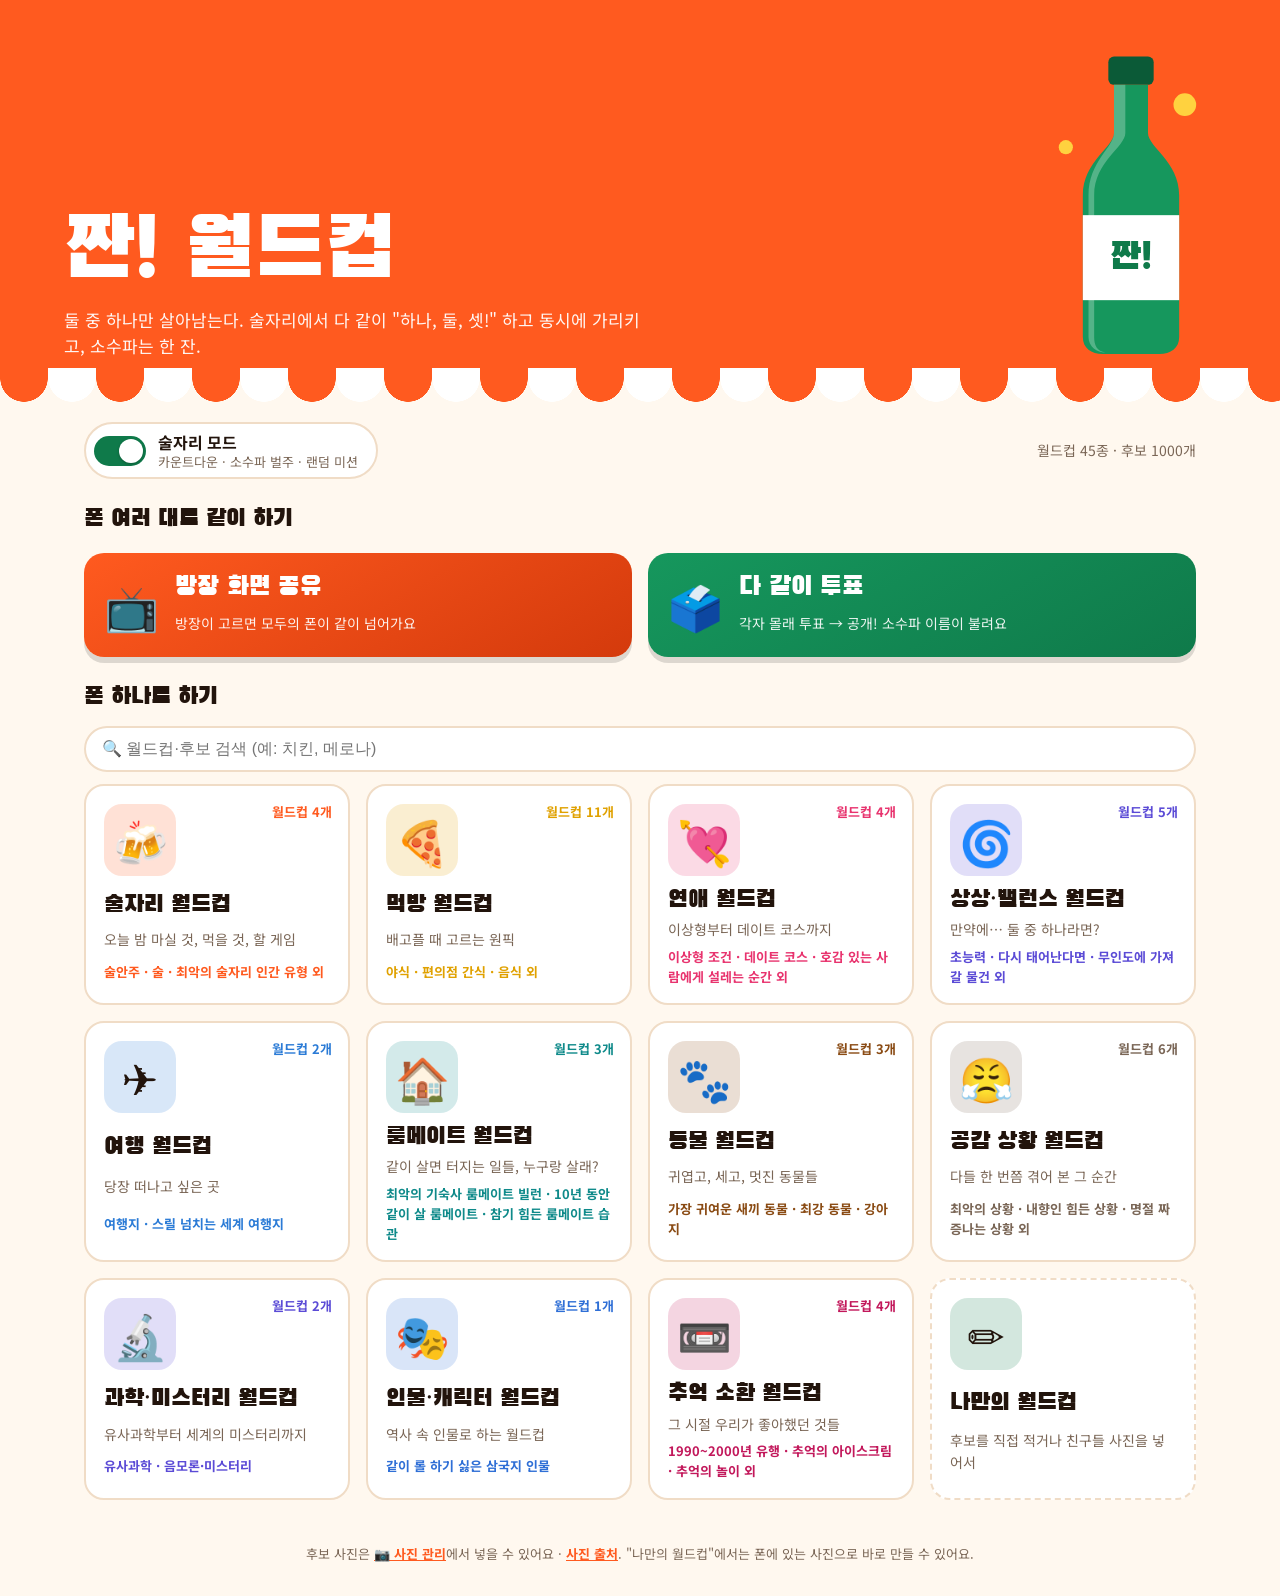
<file: index.html>
<!DOCTYPE html>
<html lang="ko">
<head>
<meta charset="utf-8">
<meta name="viewport" content="width=device-width,initial-scale=1">
<title>짠! 월드컵</title>
<link rel="preconnect" href="https://fonts.googleapis.com">
<link rel="stylesheet" href="https://fonts.googleapis.com/css2?family=Black+Han+Sans&family=Noto+Sans+KR:wght@400;700;900&display=swap">
<link rel="stylesheet" href="style.css">
</head>
<body>
<div id="home">
  <header class="hero">
    <div>
      <h1>짠! 월드컵</h1>
      <p>둘 중 하나만 살아남는다. 술자리에서 다 같이 "하나, 둘, 셋!" 하고 동시에 가리키고, 소수파는 한 잔.</p>
    </div>
    <svg viewBox="0 0 120 220" aria-hidden="true">
      <rect x="44" y="6" width="32" height="20" rx="4" fill="#0b5a37"/>
      <path d="M48 26h24v34c0 10 22 20 22 44v100c0 8-6 12-14 12H40c-8 0-14-4-14-12V104c0-24 22-34 22-44z" fill="#16975d"/>
      <path d="M48 26h8v34c0 10-22 20-22 44v100c0 6 2 10 8 11-6 0-12-4-12-11V104c0-24 18-34 18-44z" fill="#ffffff44"/>
      <rect x="26" y="118" width="68" height="60" fill="#fff"/>
      <text x="60" y="156" text-anchor="middle" font-family="Black Han Sans" font-size="26" fill="#0f7a4a">짠!</text>
      <circle cx="98" cy="40" r="8" fill="#ffd23f"/><circle cx="14" cy="70" r="5" fill="#ffd23f"/>
    </svg>
  </header>
  <div class="tent"></div>
  <div class="bar">
    <label class="party"><input type="checkbox" id="partyT"> <span>술자리 모드<small>카운트다운 · 소수파 벌주 · 랜덤 미션</small></span></label>
    <span style="color:var(--mute);font-size:14px" id="cnt"></span>
  </div>
  <h2 class="sect">폰 여러 대로 같이 하기</h2>
  <div class="modes">
    <a class="mode s" href="sync.html"><span class="em">📺</span><h3>방장 화면 공유</h3><p>방장이 고르면 모두의 폰이 같이 넘어가요</p></a>
    <a class="mode v" href="vote.html"><span class="em">🗳️</span><h3>다 같이 투표</h3><p>각자 몰래 투표 → 공개! 소수파 이름이 불려요</p></a>
  </div>
  <h2 class="sect">폰 하나로 하기</h2>
  <main id="browser"></main>
  <footer>후보 사진은 <a href="photos.html">📷 사진 관리</a>에서 넣을 수 있어요 · <a href="credits.html">사진 출처</a>. "나만의 월드컵"에서는 폰에 있는 사진으로 바로 만들 수 있어요.</footer>
</div>

<section id="play" class="hide">
  <div>
    <div class="top">
      <button id="quit" aria-label="처음으로">✕ 그만</button>
      <h2 id="rlabel"></h2>
      <button id="undo">↶ 되돌리기</button>
    </div>
    <div class="prog"><i id="pbar"></i></div>
  </div>
  <div class="arena" id="arena"></div>
  <div class="foot" id="foot"><button class="btn go" id="cdBtn">하나, 둘, 셋! 🍻</button></div>
</section>

<section id="result" class="hide"></section>
<div id="ov" class="ov hide"></div>

<script src="data.js"></script>
<script>
{
const $=s=>document.querySelector(s);
const esc=s=>String(s).replace(/[&<>"']/g,c=>({'&':'&amp;','<':'&lt;','>':'&gt;','"':'&quot;',"'":'&#39;'}[c]));
const store={get(k,d){try{return JSON.parse(localStorage.getItem(k))??d}catch{return d}},set(k,v){try{localStorage.setItem(k,JSON.stringify(v))}catch{}}};
let party=store.get('jjan-party',true),S=null,hist=[],busy=false,custom=null;
$('#partyT').checked=party;
$('#partyT').onchange=e=>{party=e.target.checked;store.set('jjan-party',party)};
$('#cnt').textContent=`월드컵 ${GENRES.length}종 · 후보 ${GENRES.reduce((a,g)=>a+g.items.length,0)}개`;

genreBrowser($('#browser'),{onPick:id=>id==='custom'?openCustom():pickSize(GENRES.find(g=>g.id===id))});

function sizesFor(n){const r=[];for(let s=4;s<=n;s*=2)r.push(s);return r.slice(-3)}
function pickSize(g){
 const ss=sizesFor(g.items.length);
 modal(`<h2>${g.e} ${esc(g.t)}</h2><p>${esc(g.d)} — 몇 강으로 할까요?</p>
 <div class="sizes">${ss.map(s=>`<button data-s="${s}">${s===4?'4강':s+'강'}</button>`).join('')}</div>
 <p style="font-size:14px">후보는 매번 무작위로 섞여요.${party?' 술자리 모드 켜짐 🍻':''}</p>
 <button class="btn alt" data-x>취소</button>`,b=>{if(b.dataset.s)start(g,+b.dataset.s)});
}
function modal(html,on){const o=$('#ov');o.innerHTML=`<div class="box" role="dialog" aria-modal="true">${html}</div>`;o.classList.remove('hide');
 o.onclick=e=>{if(e.target===o||e.target.closest('[data-x]'))return close();const b=e.target.closest('button');if(b&&on&&on(b)!==false)close()};
 o.querySelector('button')?.focus()}
function close(){$('#ov').classList.add('hide');$('#ov').innerHTML=''}

function shuffle(a){a=a.slice();for(let i=a.length-1;i>0;i--){const j=Math.random()*(i+1)|0;[a[i],a[j]]=[a[j],a[i]]}return a}
function start(g,size){
 S={g,size,round:shuffle(g.items).slice(0,size),next:[],i:0,log:[],done:0,total:size-1};hist=[];
 $('#home').classList.add('hide');$('#result').classList.add('hide');$('#play').classList.remove('hide');render()}
const rname=n=>n===2?'결승':n===4?'준결승':n+'강';
function card(it,k){return `<button class="c${it.n.length>16?' long':''}" data-k="${k}" data-pg="${esc(S.g.id)}" data-pn="${esc(it.n)}">${it.img?`<img src="${it.img}" alt="">`:`<span class="em">${esc(it.e)}</span><img class="ph" alt="">`}<span class="nm">${esc(it.n)}</span>${it.h?`<span class="how">${howHTML(it.h)}</span>`:''}</button>`}
function render(){
 const r=S.round,a=r[S.i],b=r[S.i+1];
 $('#rlabel').textContent=`${rname(r.length)}${r.length>2?` ${S.i/2+1}/${r.length/2}`:''} · ${S.g.t.replace(/ 월드컵$/,'')}`;
 $('#pbar').style.width=(S.done/S.total*100)+'%';
 $('#arena').innerHTML=card(a,0)+card(b,1)+'<div class="vs">VS</div>';loadPhotos($('#arena'));
 $('#undo').disabled=!hist.length;
 $('#foot').classList.toggle('hide',!party);busy=false}
$('#arena').onclick=e=>{const c=e.target.closest('.c');if(!c||busy)return;choose(+c.dataset.k)};
document.addEventListener('keydown',e=>{if($('#play').classList.contains('hide')||!$('#ov').classList.contains('hide')||busy)return;
 if(e.key==='ArrowLeft'||e.key==='ArrowUp')choose(0);if(e.key==='ArrowRight'||e.key==='ArrowDown')choose(1)});
function choose(k){
 busy=true;hist.push(JSON.stringify({...S,g:null}));
 const cs=[...document.querySelectorAll('.c')];cs[k].classList.add('win');cs[1-k].classList.add('lose');
 const w=S.round[S.i+k],l=S.round[S.i+1-k];
 S.log.push({r:rname(S.round.length),w,l});S.next.push(w);S.i+=2;S.done++;
 if(party)toast(`"${l.n}" 가리킨 사람 한 잔! 🍶`);
 setTimeout(()=>{
  if(S.i>=S.round.length){if(S.next.length===1)return finish();S.round=S.next;S.next=[];S.i=0}
  render();
  if(party&&S.done%5===0&&Math.random()<.75)mission();
 },650)}
$('#undo').onclick=()=>{if(!hist.length)return;const g=S.g;S=JSON.parse(hist.pop());S.g=g;render()};
$('#quit').onclick=()=>modal(`<h2>그만할까요?</h2><p>진행 중인 월드컵은 사라져요.</p><div class="acts"><button class="btn" data-q>처음으로</button><button class="btn alt" data-x>계속하기</button></div>`,b=>{if(b.hasAttribute('data-q'))home()});
function home(){$('#play').classList.add('hide');$('#result').classList.add('hide');$('#home').classList.remove('hide');S=null;close();scrollTo(0,0)}
let tt;function toast(t){document.querySelector('.toast')?.remove();const d=document.createElement('div');d.className='toast';d.textContent=t;document.body.append(d);clearTimeout(tt);tt=setTimeout(()=>d.remove(),2200)}
function mission(){const m=MISSIONS[Math.random()*MISSIONS.length|0];
 modal(`<span class="tag">🃏 랜덤 미션 카드</span><p>${esc(m)}</p><button class="btn go" data-x>완료!</button>`);
 $('#ov .box').classList.add('mission')}
$('#cdBtn').onclick=()=>{const o=$('#ov');o.classList.remove('hide');o.onclick=null;
 const words=['하나','둘','셋!'];let i=0;
 const step=()=>{o.innerHTML=`<div class="count" style="font-size:clamp(80px,22vw,200px)">${words[i]}</div>`;if(++i<3)setTimeout(step,650);else setTimeout(()=>{o.innerHTML=`<div class="count" style="font-size:clamp(44px,11vw,100px)">동시에 가리켜! 👉</div>`;setTimeout(close,1000)},650)};step()};

function finish(){
 const w=S.next[0],g=S.g,key='jjan-rank-'+g.id,rk=store.get(key,{});
 const second=S.log[S.log.length-1].l;
 if(g.id!=='custom'){rk[w.n]=(rk[w.n]||0)+1;store.set(key,rk)}
 const path=S.log.filter(x=>x.w===w||x.w.n===w.n&&x.w.e===w.e);
 const top=Object.entries(rk).sort((a,b)=>b[1]-a[1]).slice(0,8),max=top[0]?.[1]||1;
 const res=$('#result');
 res.innerHTML=`<div class="crown" data-pg="${esc(g.id)}" data-pn="${esc(w.n)}"><div class="sub">${esc(g.t)} ${S.size}강 우승</div>
 ${w.img?`<img src="${w.img}" alt="">`:`<div class="em">${esc(w.e)}</div><img class="ph" alt="">`}<h2>${esc(w.n)}</h2>${w.h?`<p class="howw">${typeof w.h==="string"?"📖 ":""}${howHTML(w.h)}</p>`:''}
 <p style="margin:8px 0 0">준우승 ${esc(second.e||'')} ${esc(second.n)}${party?' · 우승 맞춘 사람 벌주 면제, 나머지 다 같이 짠! 🍻':''}</p></div>
 <div class="tent" style="background:repeating-linear-gradient(90deg,var(--tent) 0 48px,var(--bg) 48px 96px);rotate:180deg"></div>
 <div class="res">
  <div class="acts"><button class="btn go" id="again">다시 하기</button><button class="btn alt" id="other">다른 월드컵</button><button class="btn alt" id="copy">결과 복사</button></div>
  <div><h3>우승까지의 길</h3><ol class="path">${path.map(x=>`<li><b>${x.r}</b><span>${esc(x.l.e||'')} ${esc(x.l.n)} 꺾음</span></li>`).join('')}</ol></div>
  ${top.length?`<div><h3>이 기기 누적 우승 랭킹</h3><div class="rank">${top.map(([n,c],i)=>`<div><b>${i+1}</b><span>${esc(n)}</span><i style="width:${c/max*100}%"></i><em>${c}회</em></div>`).join('')}</div></div>`:''}
 </div>`;
 loadPhotos(res);$('#play').classList.add('hide');res.classList.remove('hide');res.scrollTop=0;
 $('#again').onclick=()=>start(g,S.size);$('#other').onclick=home;
 $('#copy').onclick=async e=>{const t=`🏆 ${g.t} ${S.size}강 우승: ${w.n}\n준우승: ${second.n}\n${path.map(x=>`${x.r} — ${x.l.n} 꺾음`).join('\n')}`;
  try{await navigator.clipboard.writeText(t);e.target.textContent='복사됨 ✓'}catch{e.target.textContent='복사 실패'}};
}

function openCustom(){
 modal(`<h2>✏️ 나만의 월드컵</h2>
 <input type="text" id="cT" placeholder="제목 (예: 우리 과 최고의 MT 장소)" value="${esc(custom?.t||'')}">
 <p>후보를 한 줄에 하나씩 적어 주세요. 맨 앞에 이모지를 붙이면 그림으로 나와요. 최소 4개.</p>
 <textarea id="cL" placeholder="🍜 학교 앞 라면집&#10;🍗 치킨집&#10;🍺 호프집&#10;🍢 포장마차">${esc(custom?.raw||'')}</textarea>
 <label class="file">📷 사진으로 후보 추가 (파일 이름이 후보 이름이 돼요)<input type="file" id="cF" accept="image/*" multiple></label>
 <p id="cInfo"></p>
 <div class="acts"><button class="btn go" data-go>시작하기</button><button class="btn alt" data-x>취소</button></div>`,b=>{
  if(!b.hasAttribute('data-go'))return;
  const raw=$('#cL').value,lines=raw.split('\n').map(s=>s.trim()).filter(Boolean);
  const items=lines.map(s=>{const m=s.match(/^(\p{Extended_Pictographic}[️‍\p{Extended_Pictographic}]*)\s*(.+)$/u);return m?{e:m[1],n:m[2]}:{e:'⭐',n:s}}).concat(photos);
  if(items.length<4){$('#cInfo').textContent='후보가 4개 이상 필요해요.';$('#cInfo').className='err';return false}
  custom={t:$('#cT').value.trim()||'나만의 월드컵',raw};store.set('jjan-custom',{t:custom.t,raw});
  const g={id:'custom',t:custom.t,d:'',e:'✏️',items};
  setTimeout(()=>pickSize(g),0)});
 let photos=[];
 $('#cF').onchange=e=>{photos=[...e.target.files].map(f=>({e:'',n:f.name.replace(/\.[^.]+$/,''),img:URL.createObjectURL(f)}));$('#cInfo').textContent=`사진 ${photos.length}장 추가됨`;$('#cInfo').className=''};
}
custom=store.get('jjan-custom',null);
}
</script>
</body>
</html>
</file>
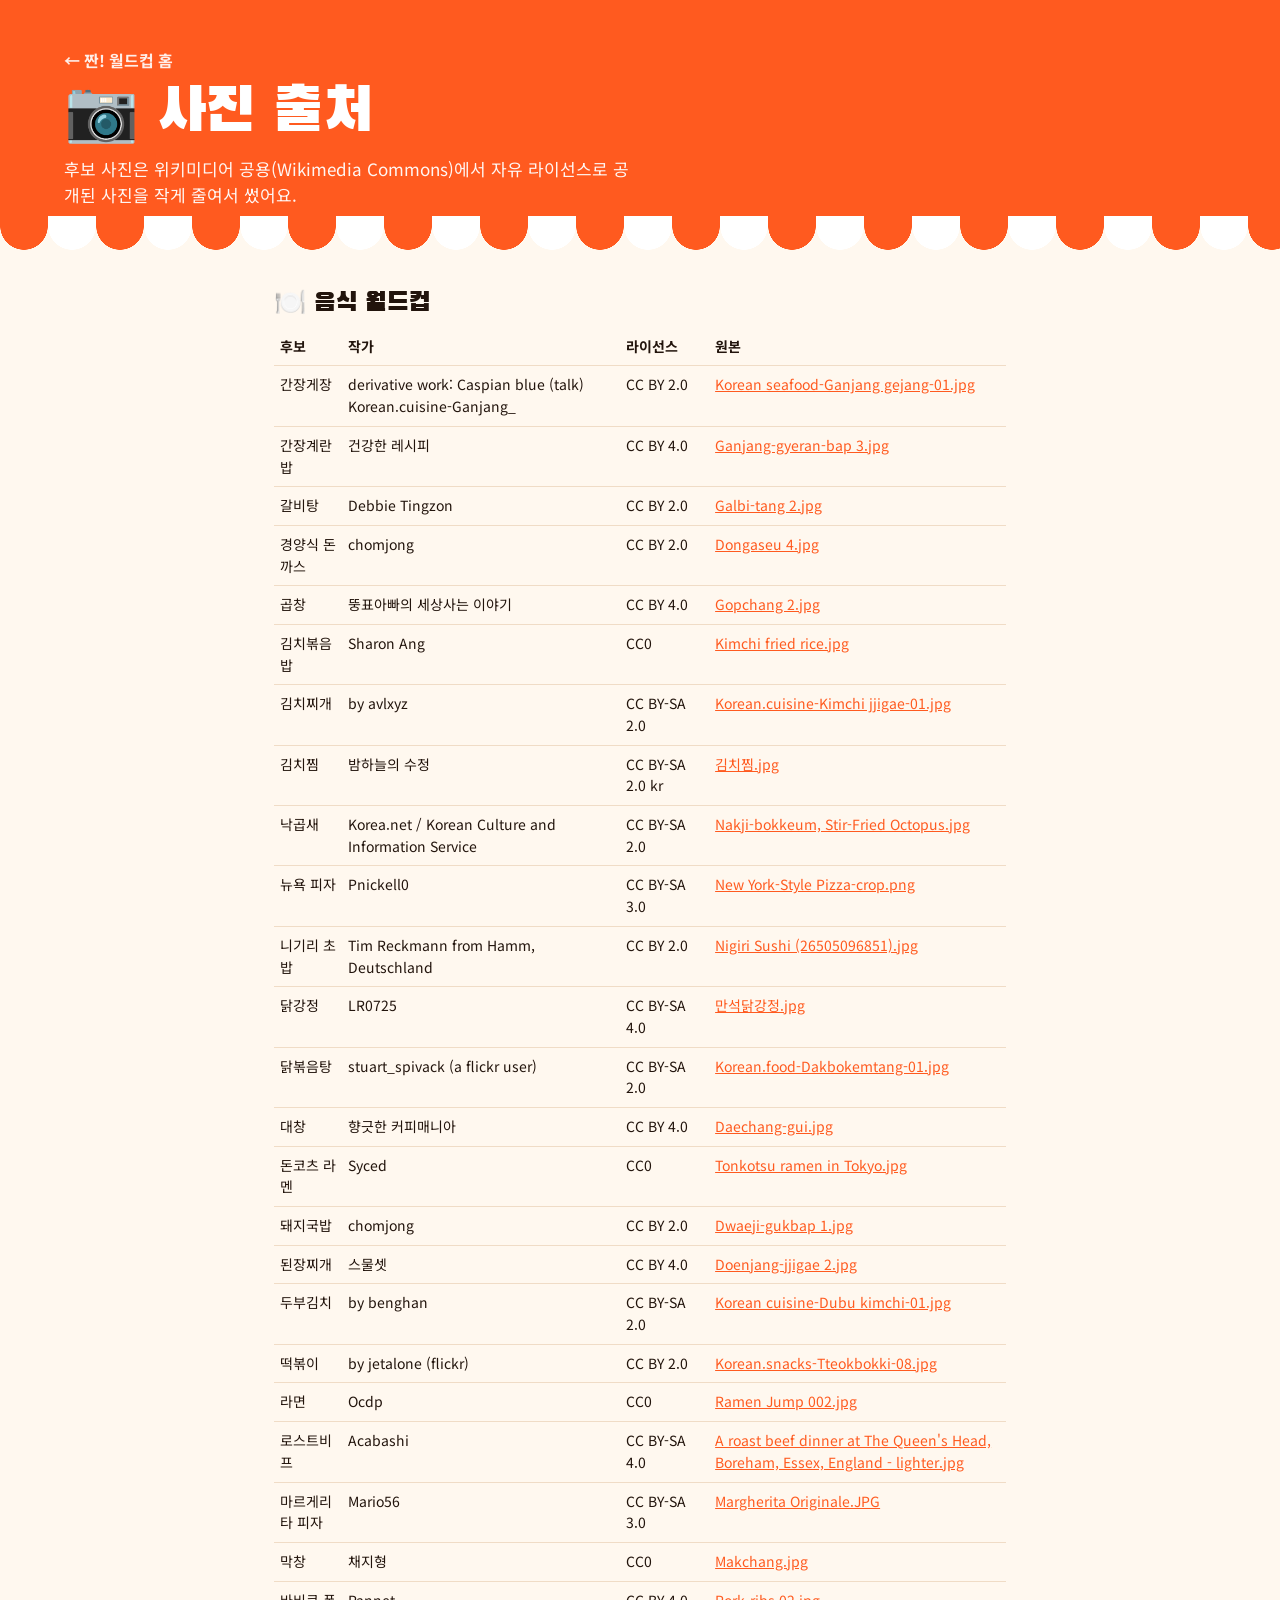
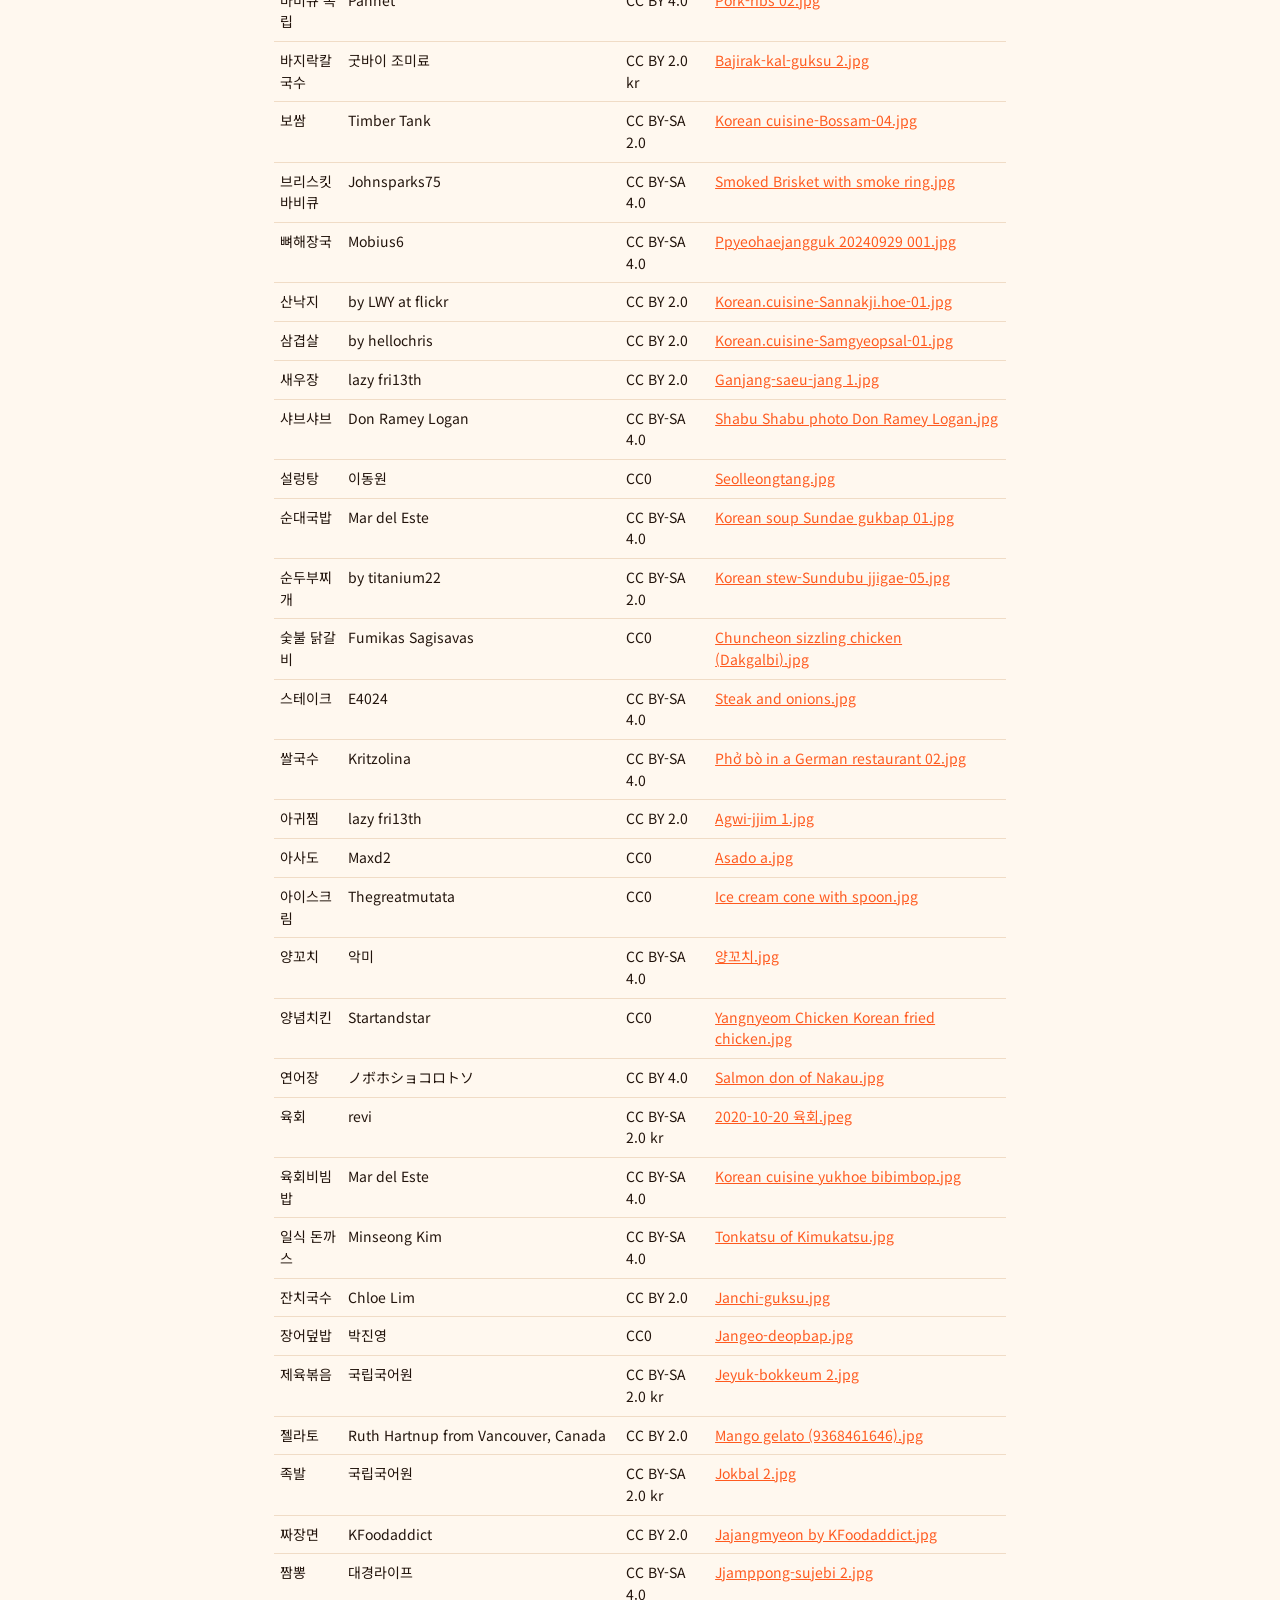
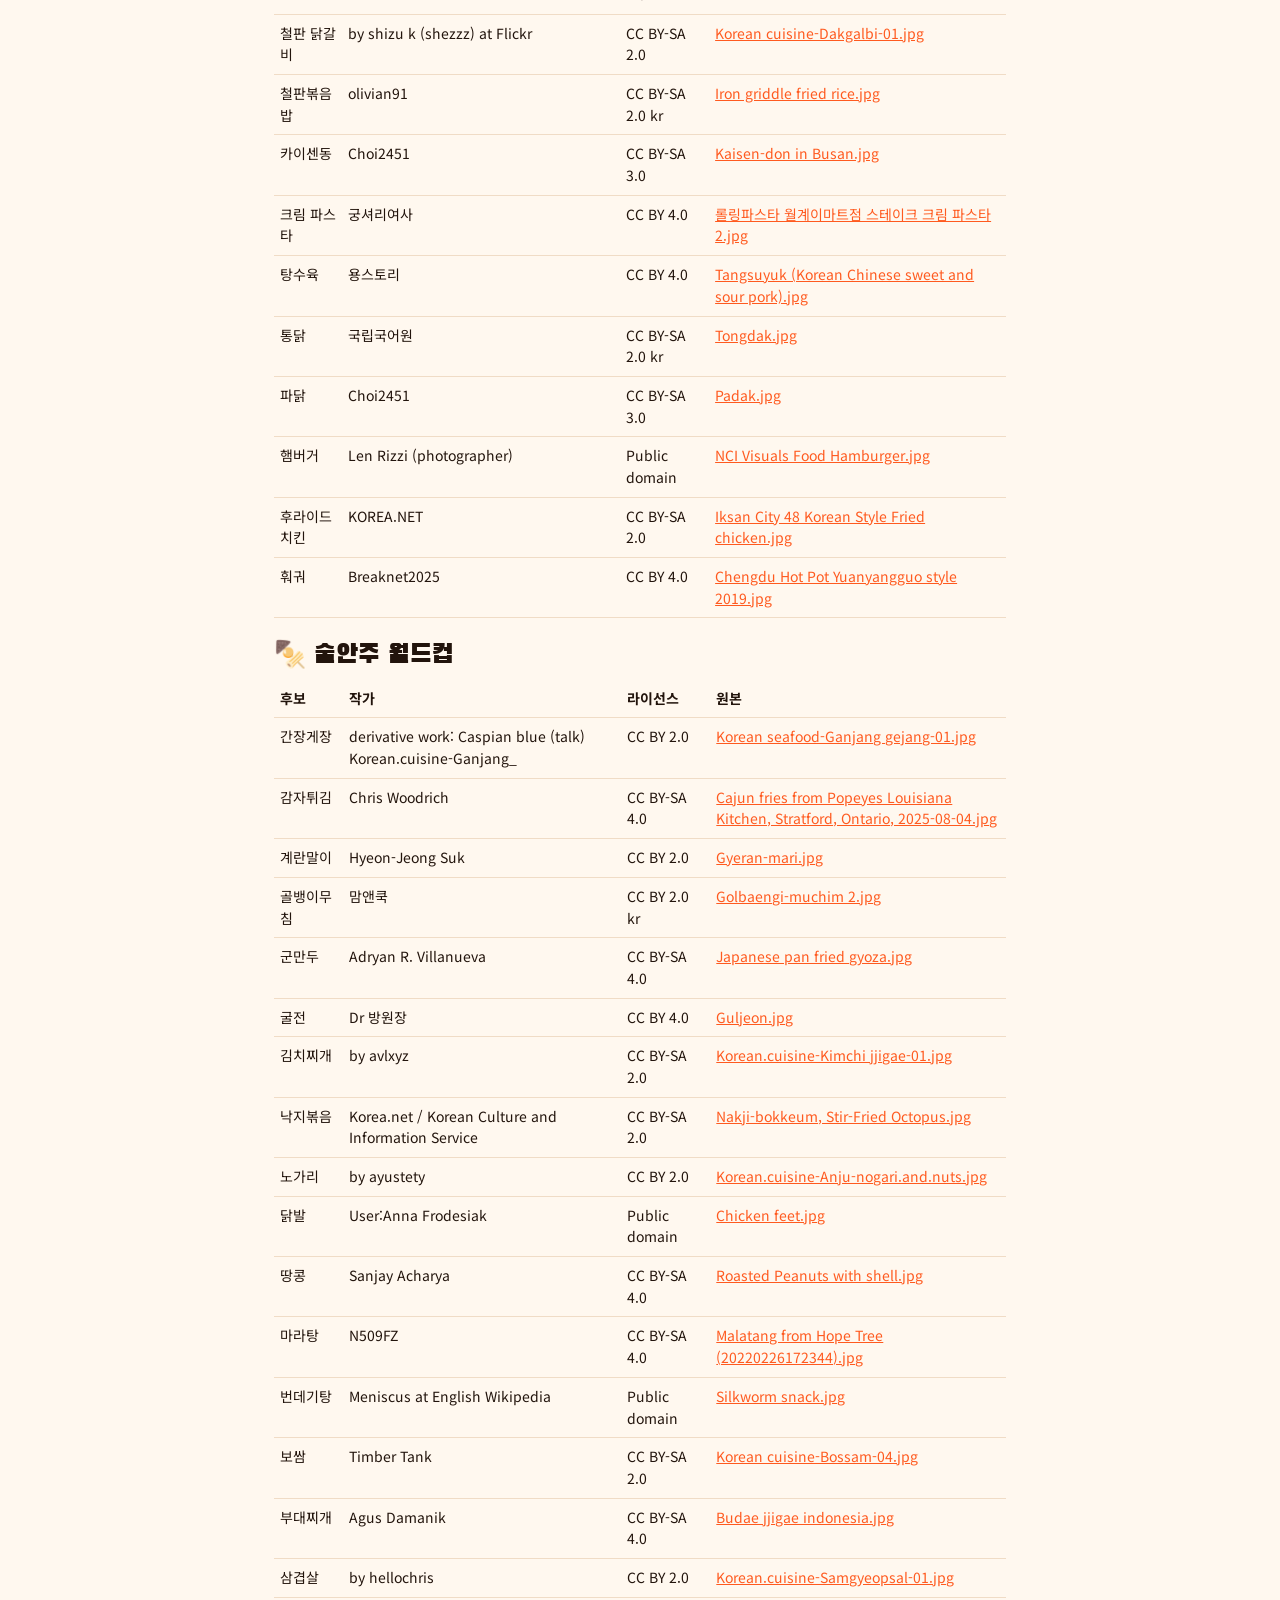
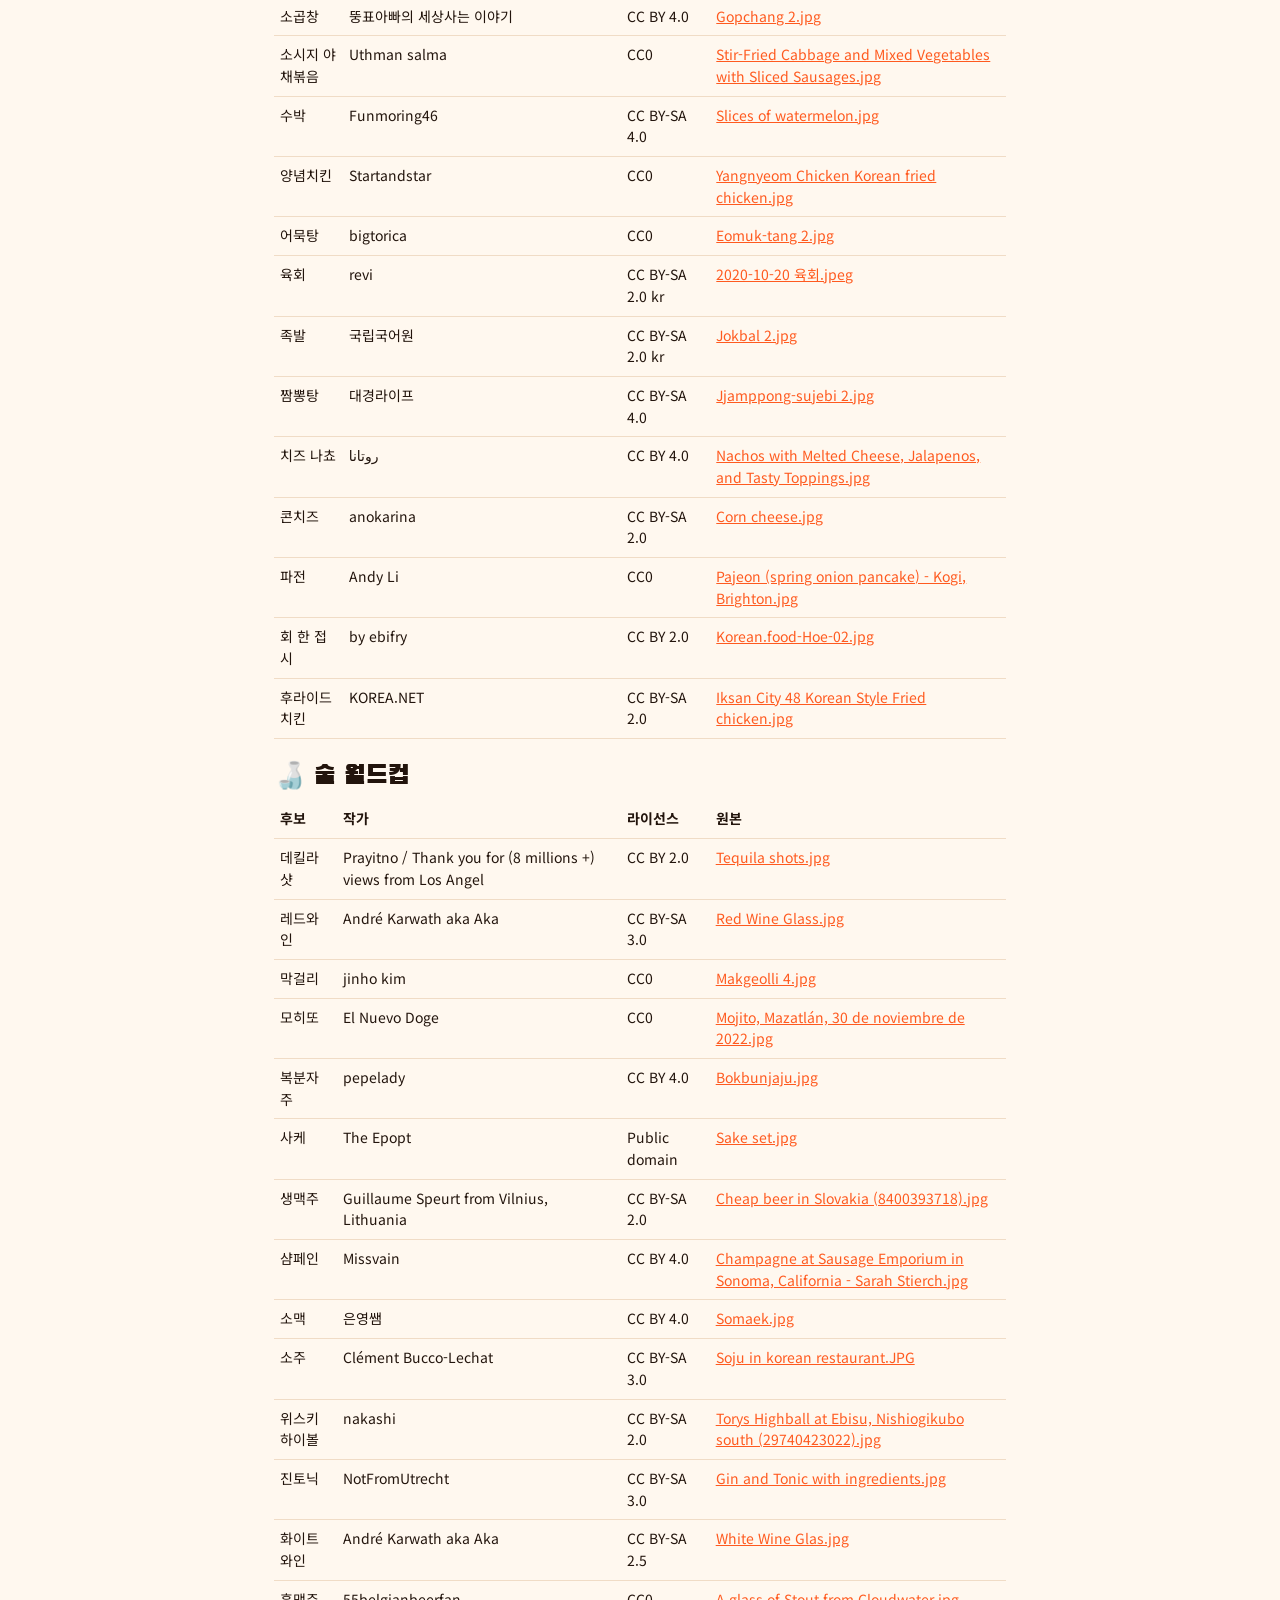
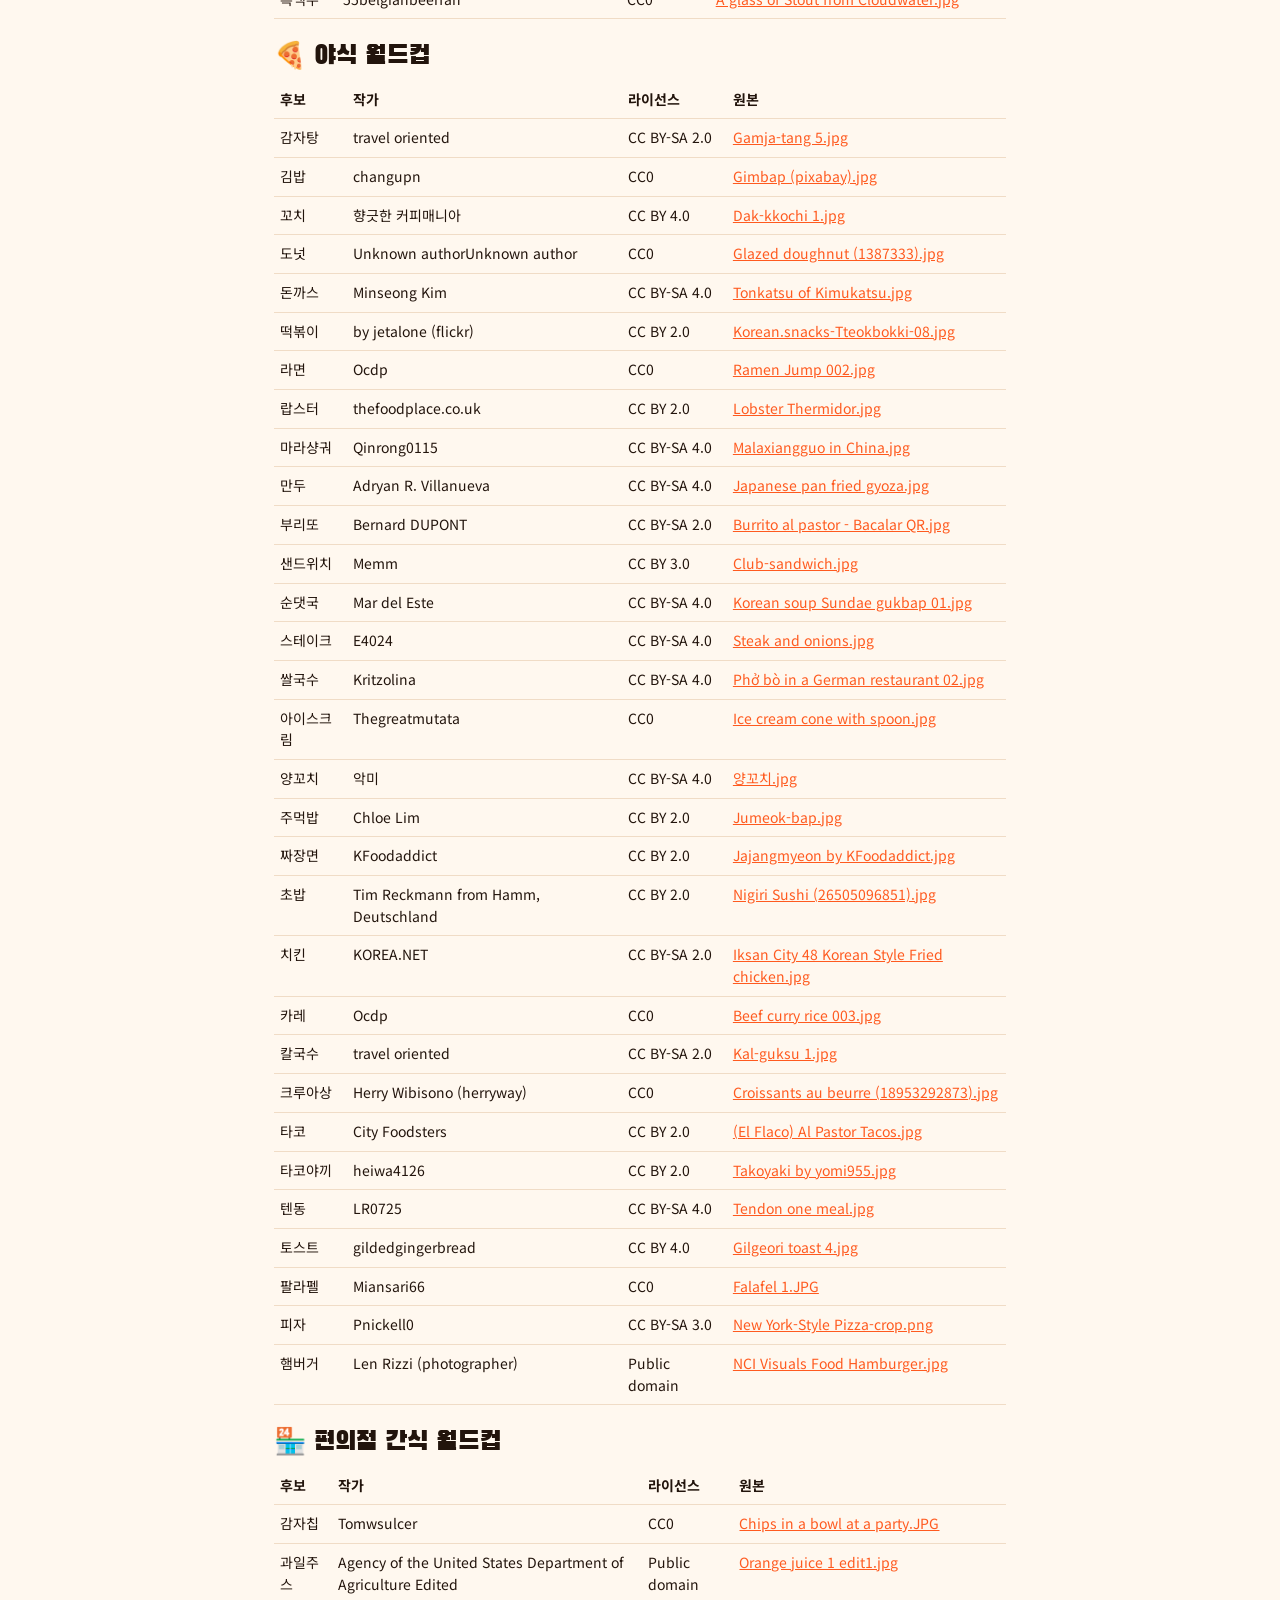
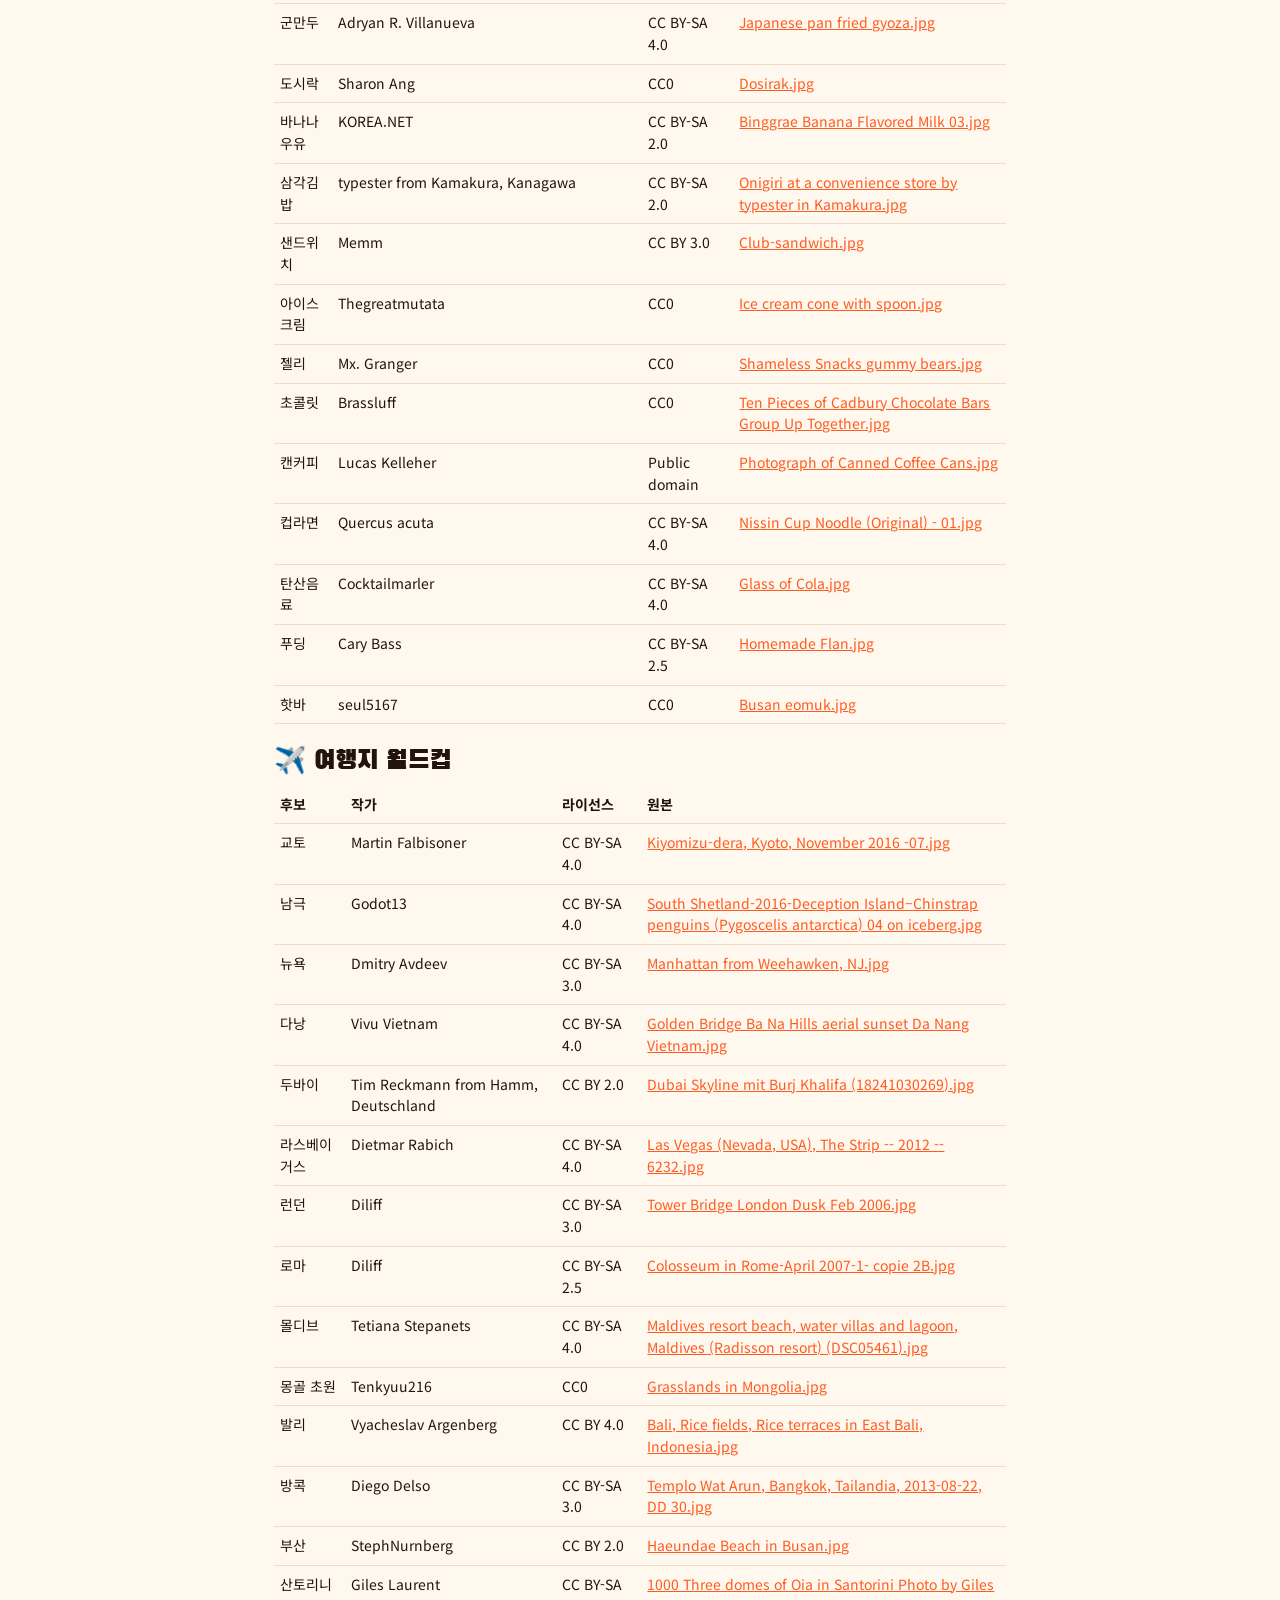
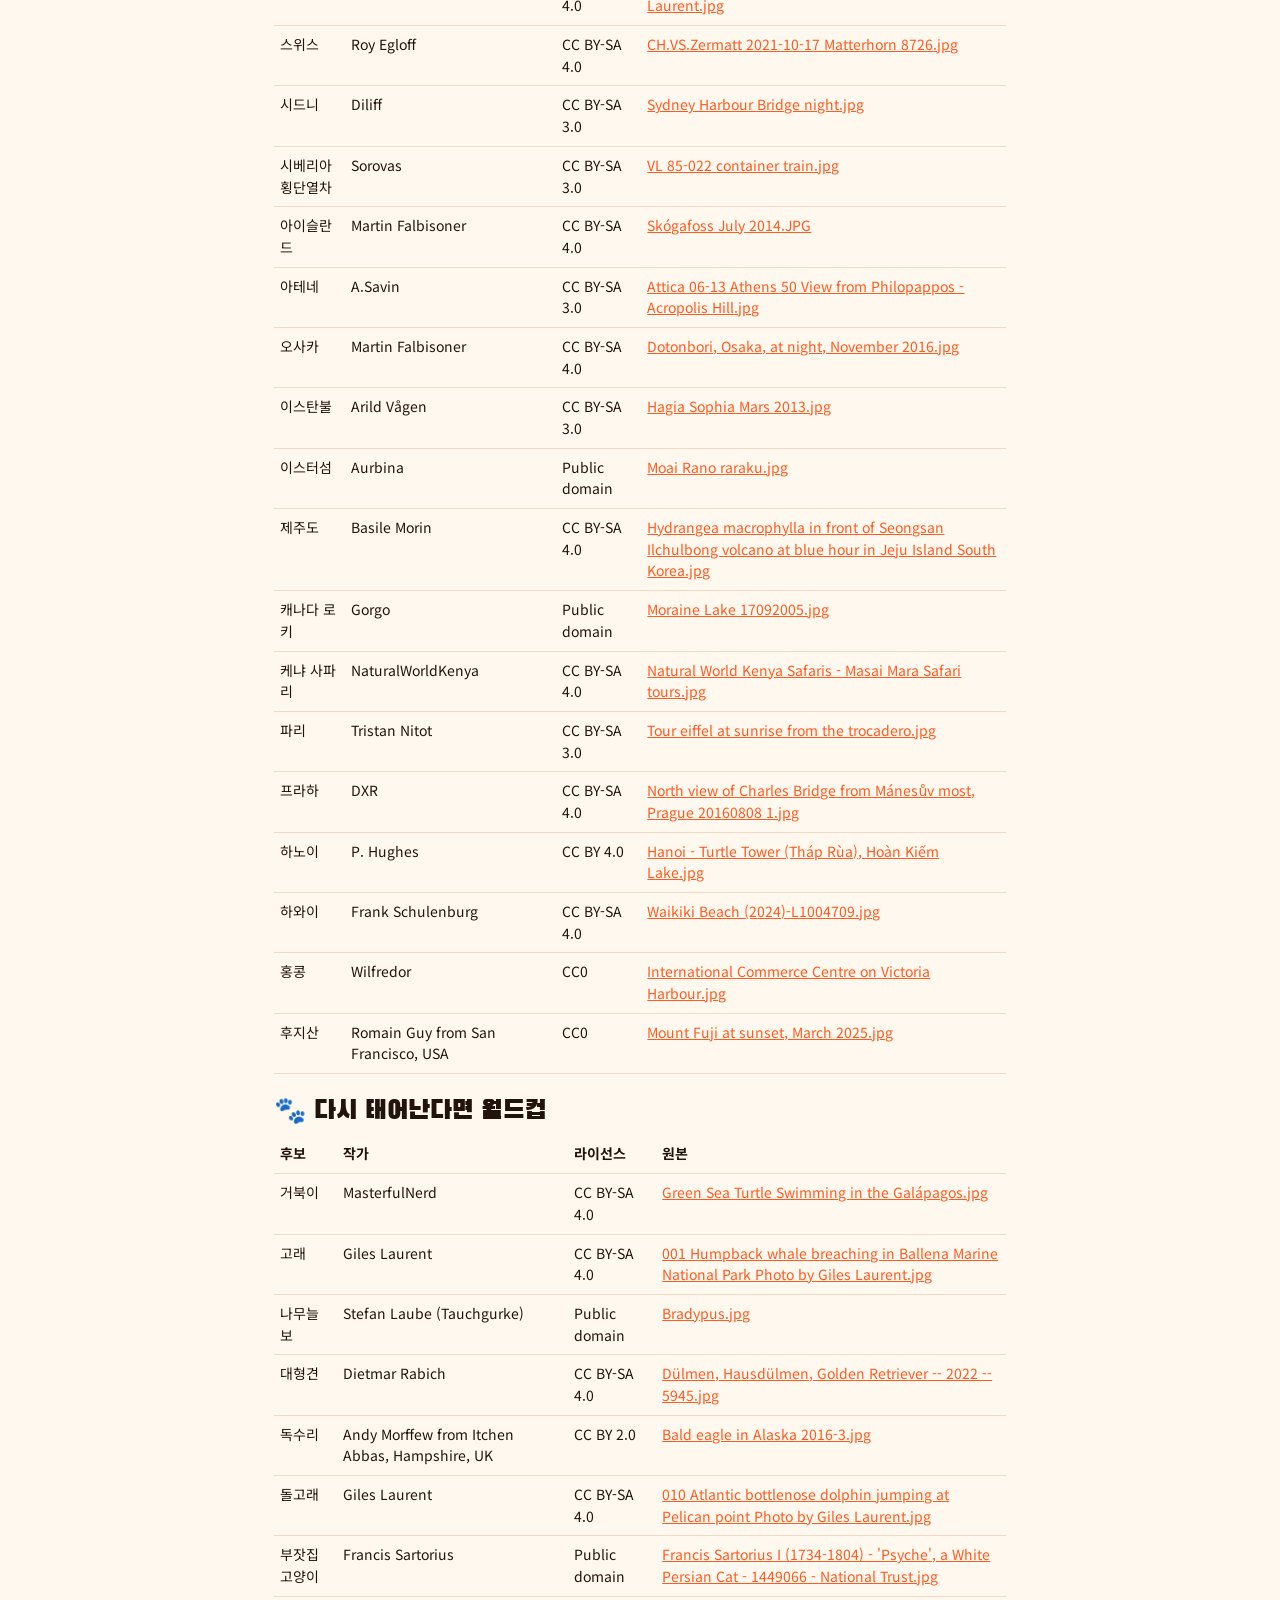
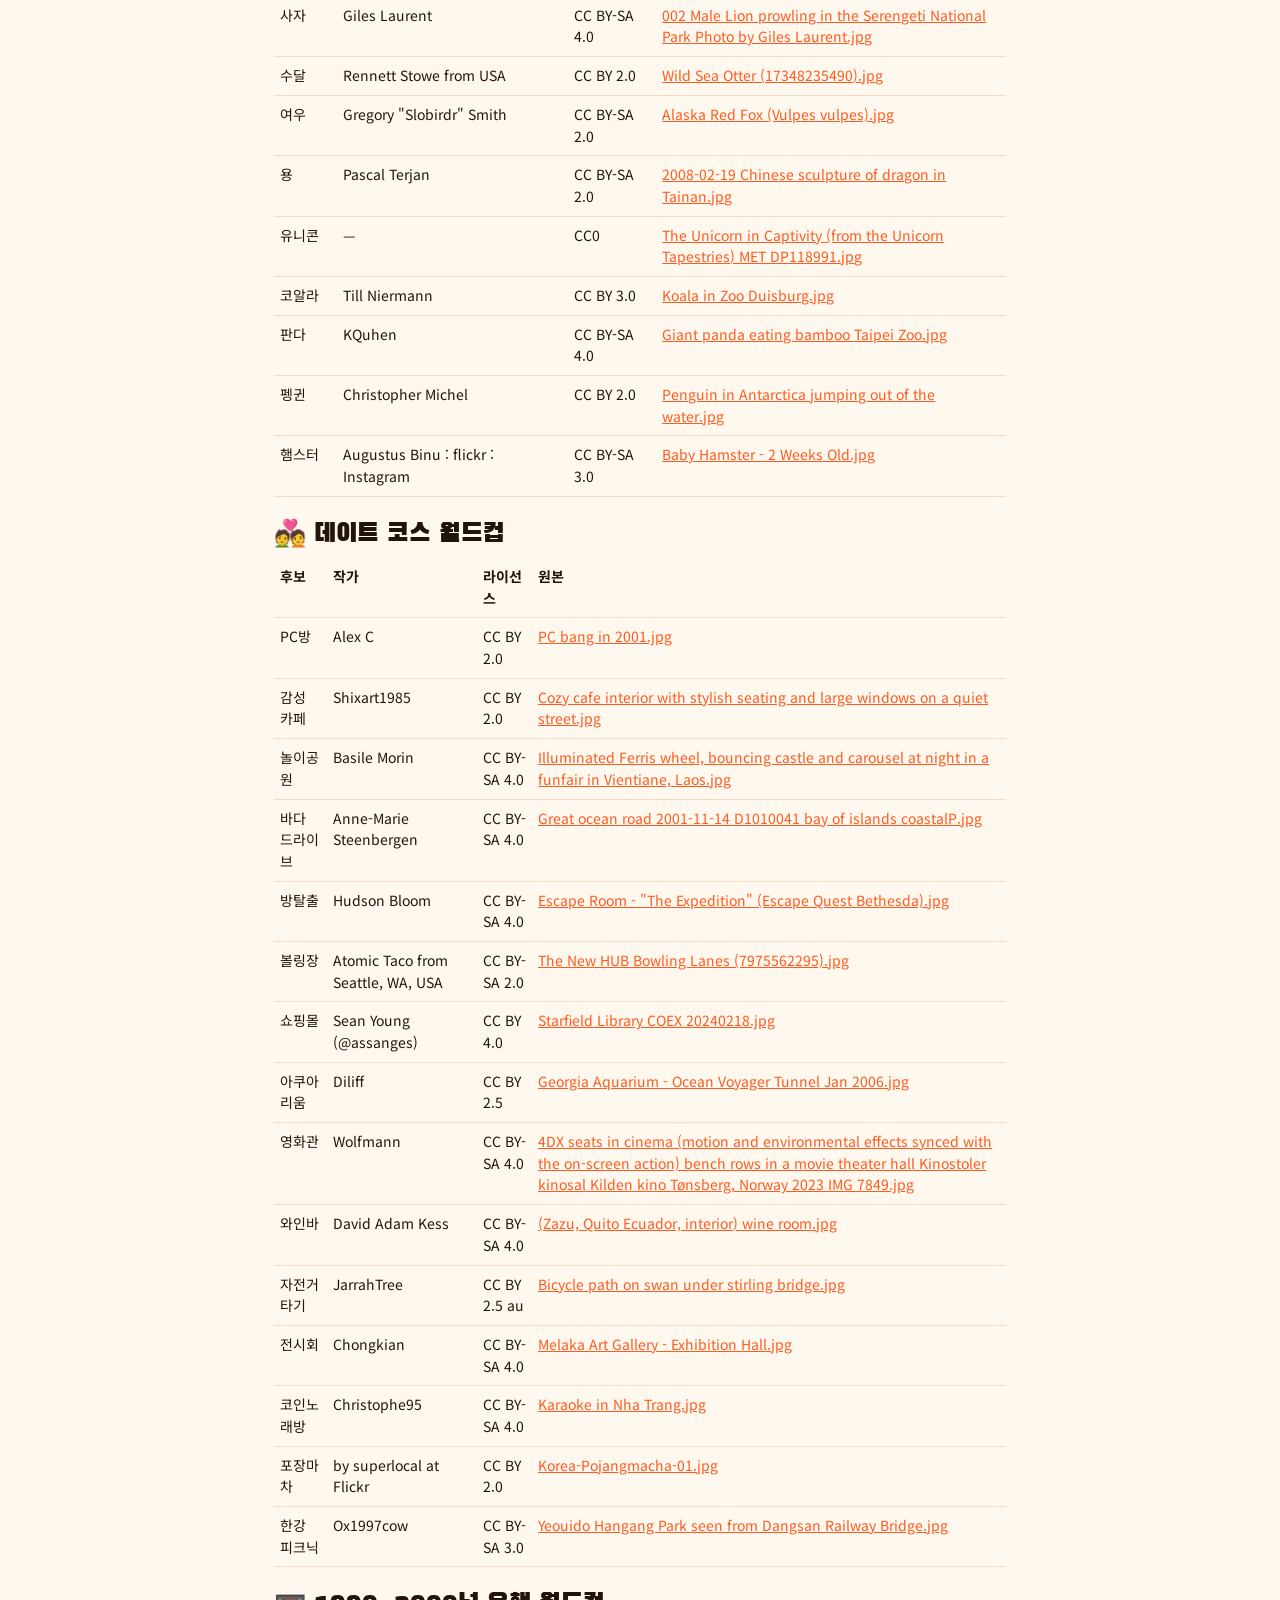
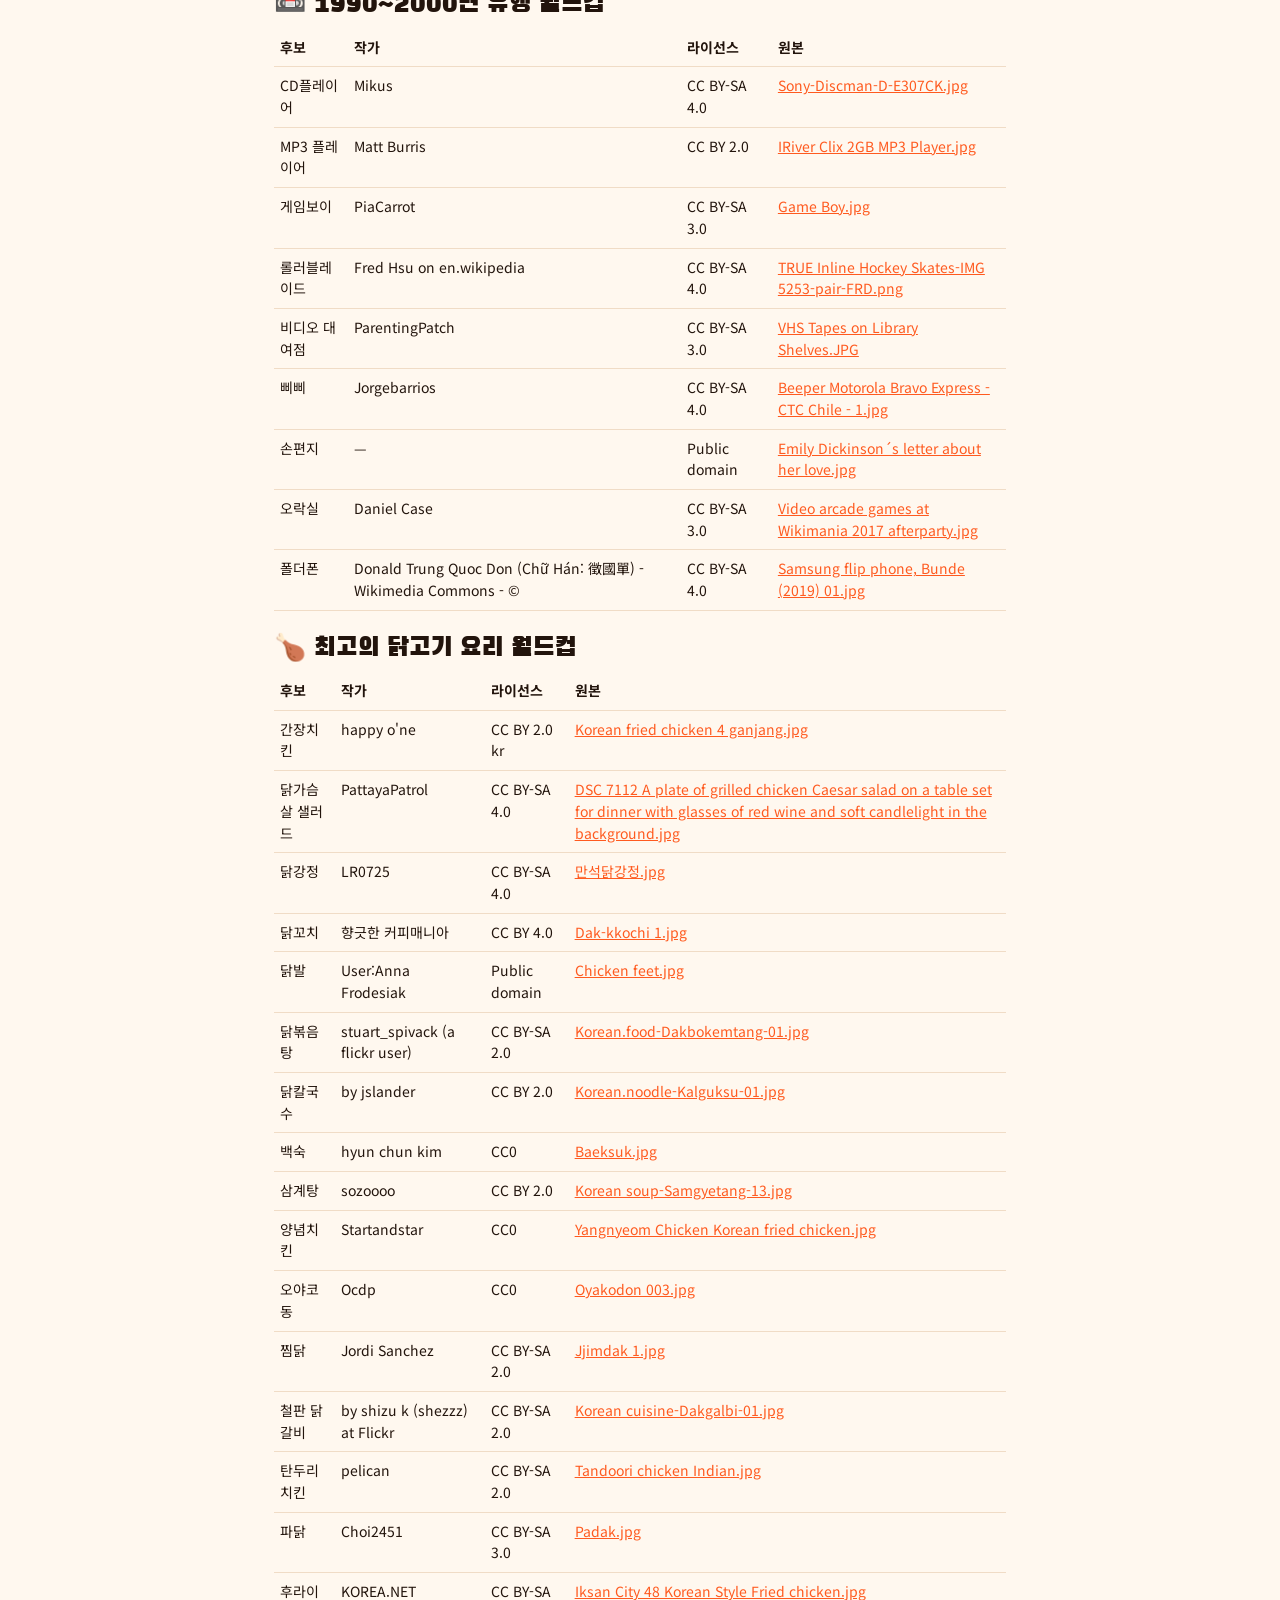
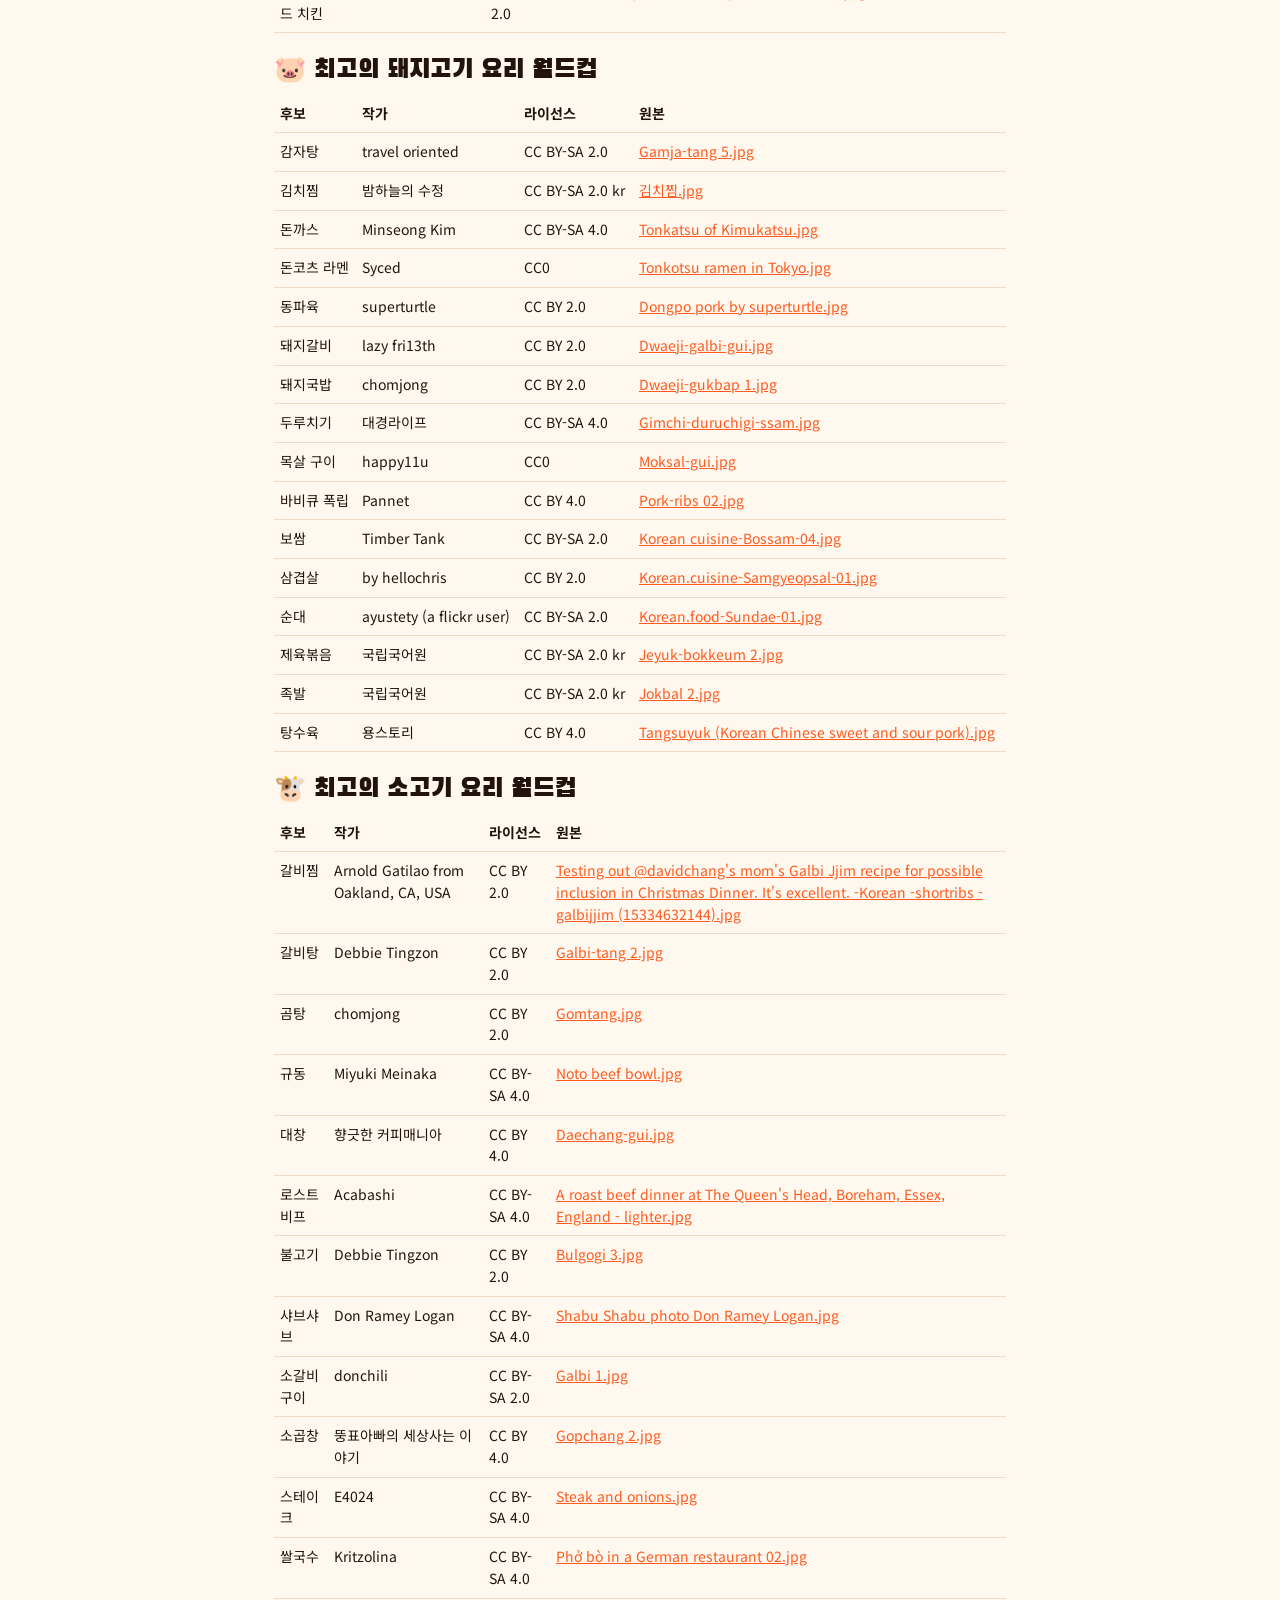
<file: credits.html>
<!DOCTYPE html>
<html lang="ko">
<head>
<meta charset="utf-8">
<meta name="viewport" content="width=device-width,initial-scale=1">
<title>사진 출처 · 짠! 월드컵</title>
<link rel="stylesheet" href="https://fonts.googleapis.com/css2?family=Black+Han+Sans&family=Noto+Sans+KR:wght@400;700;900&display=swap">
<link rel="stylesheet" href="style.css">
<style>
.cr{max-width:860px;margin:auto;padding:16px max(5vw,16px) 48px}
.cr h2{font-size:26px;margin:24px 0 10px}
.cr table{width:100%;border-collapse:collapse;font-size:14px}
.cr th,.cr td{text-align:left;padding:8px 6px;border-bottom:1px solid var(--line);vertical-align:top}
.cr td a{color:var(--tent);overflow-wrap:anywhere}
</style>
</head>
<body>
<header class="hero mini"><div><a class="back" href="./">← 짠! 월드컵 홈</a><h1>📷 사진 출처</h1><p>후보 사진은 위키미디어 공용(Wikimedia Commons)에서 자유 라이선스로 공개된 사진을 작게 줄여서 썼어요.</p></div></header>
<div class="tent"></div>
<main class="cr" id="cr"></main>
<script src="data.js"></script>
<script src="img/credits.js"></script>
<script>
{
const esc=s=>String(s??'').replace(/[&<>"']/g,c=>({'&':'&amp;','<':'&lt;','>':'&gt;','"':'&quot;',"'":'&#39;'}[c]));
document.getElementById('cr').innerHTML=Object.entries(CREDITS).map(([gid,items])=>{
 const g=GENRES.find(x=>x.id===gid);
 return `<h2>${esc(g?g.e+' '+g.t:gid)}</h2><table class="stack"><thead><tr><th>후보</th><th>작가</th><th>라이선스</th><th>원본</th></tr></thead><tbody>${
  Object.entries(items).map(([n,c])=>`<tr><td>${esc(n)}</td><td>${esc(c.by||'—')}</td><td>${esc(c.lic)}</td><td><a href="${esc(c.url)}" target="_blank" rel="noopener">${esc(c.t)}</a></td></tr>`).join('')}</tbody></table>`}).join('');
}
</script>
</body>
</html>
</file>
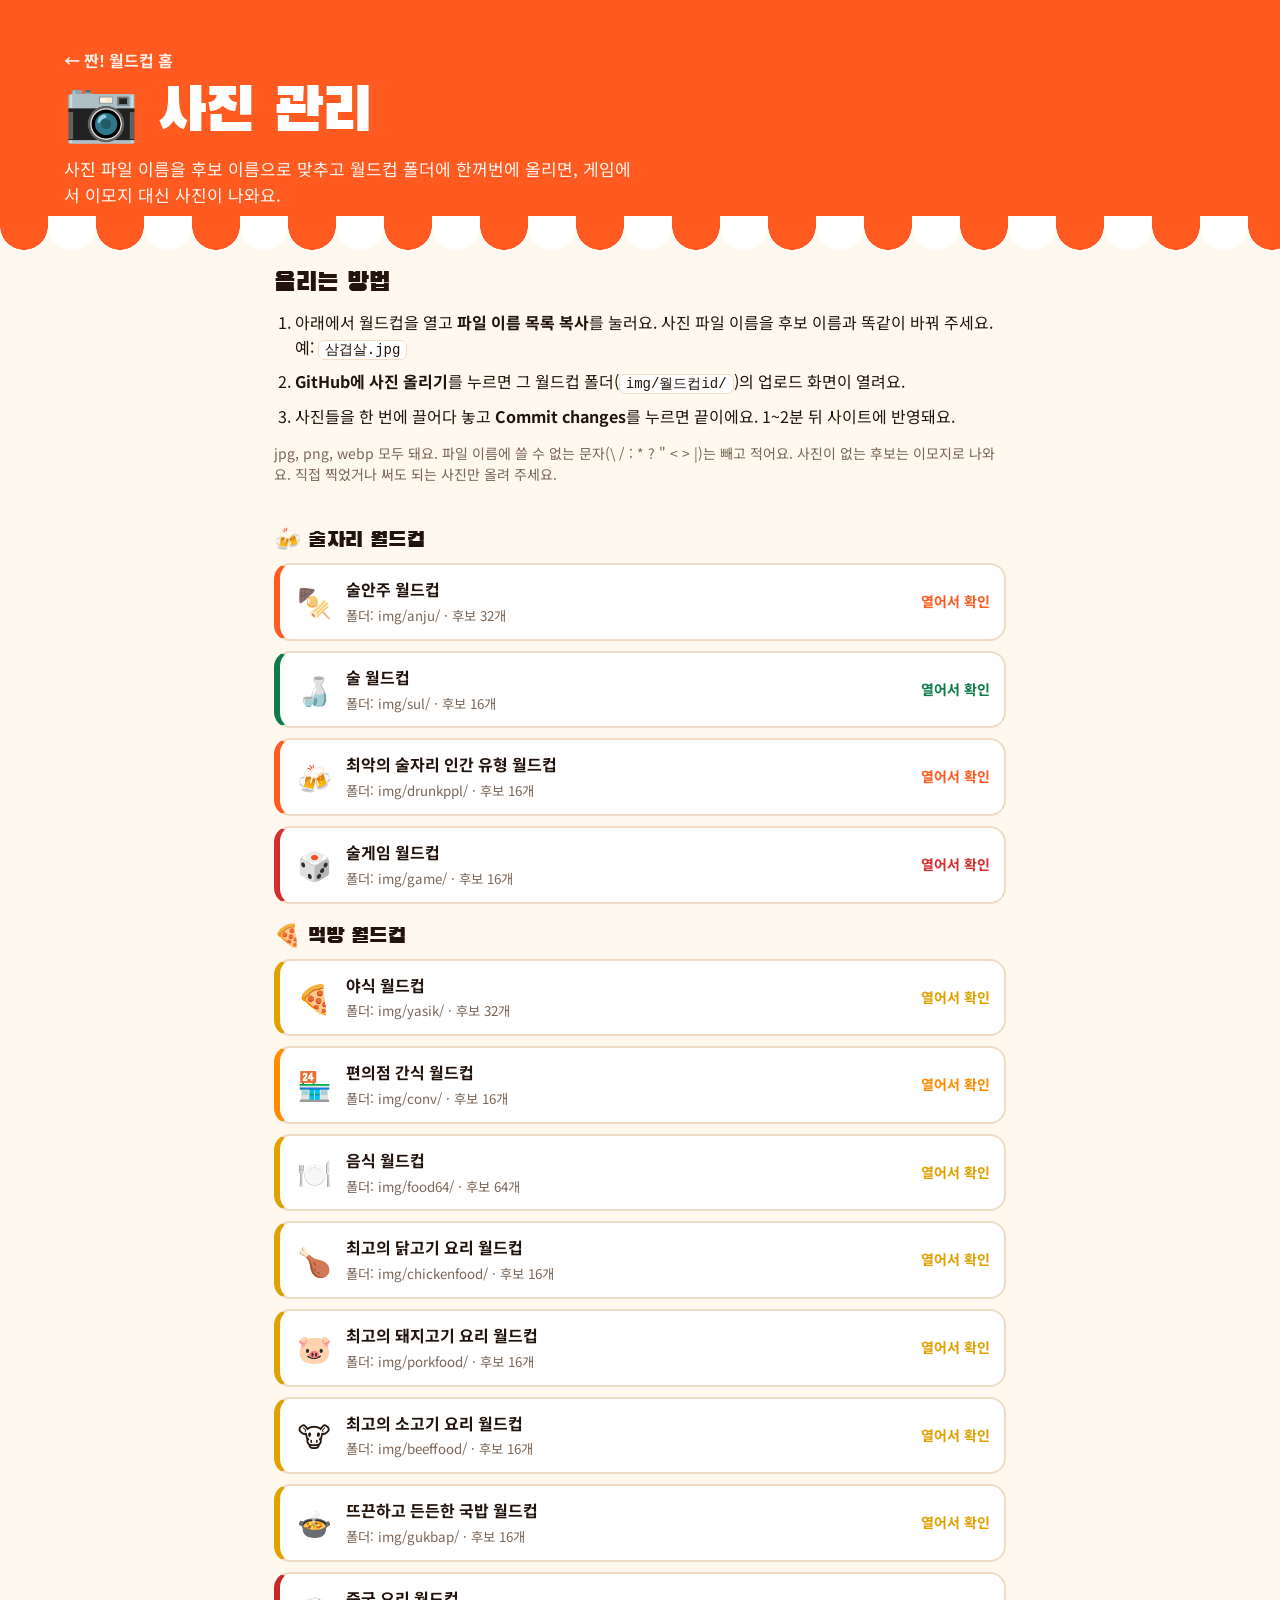
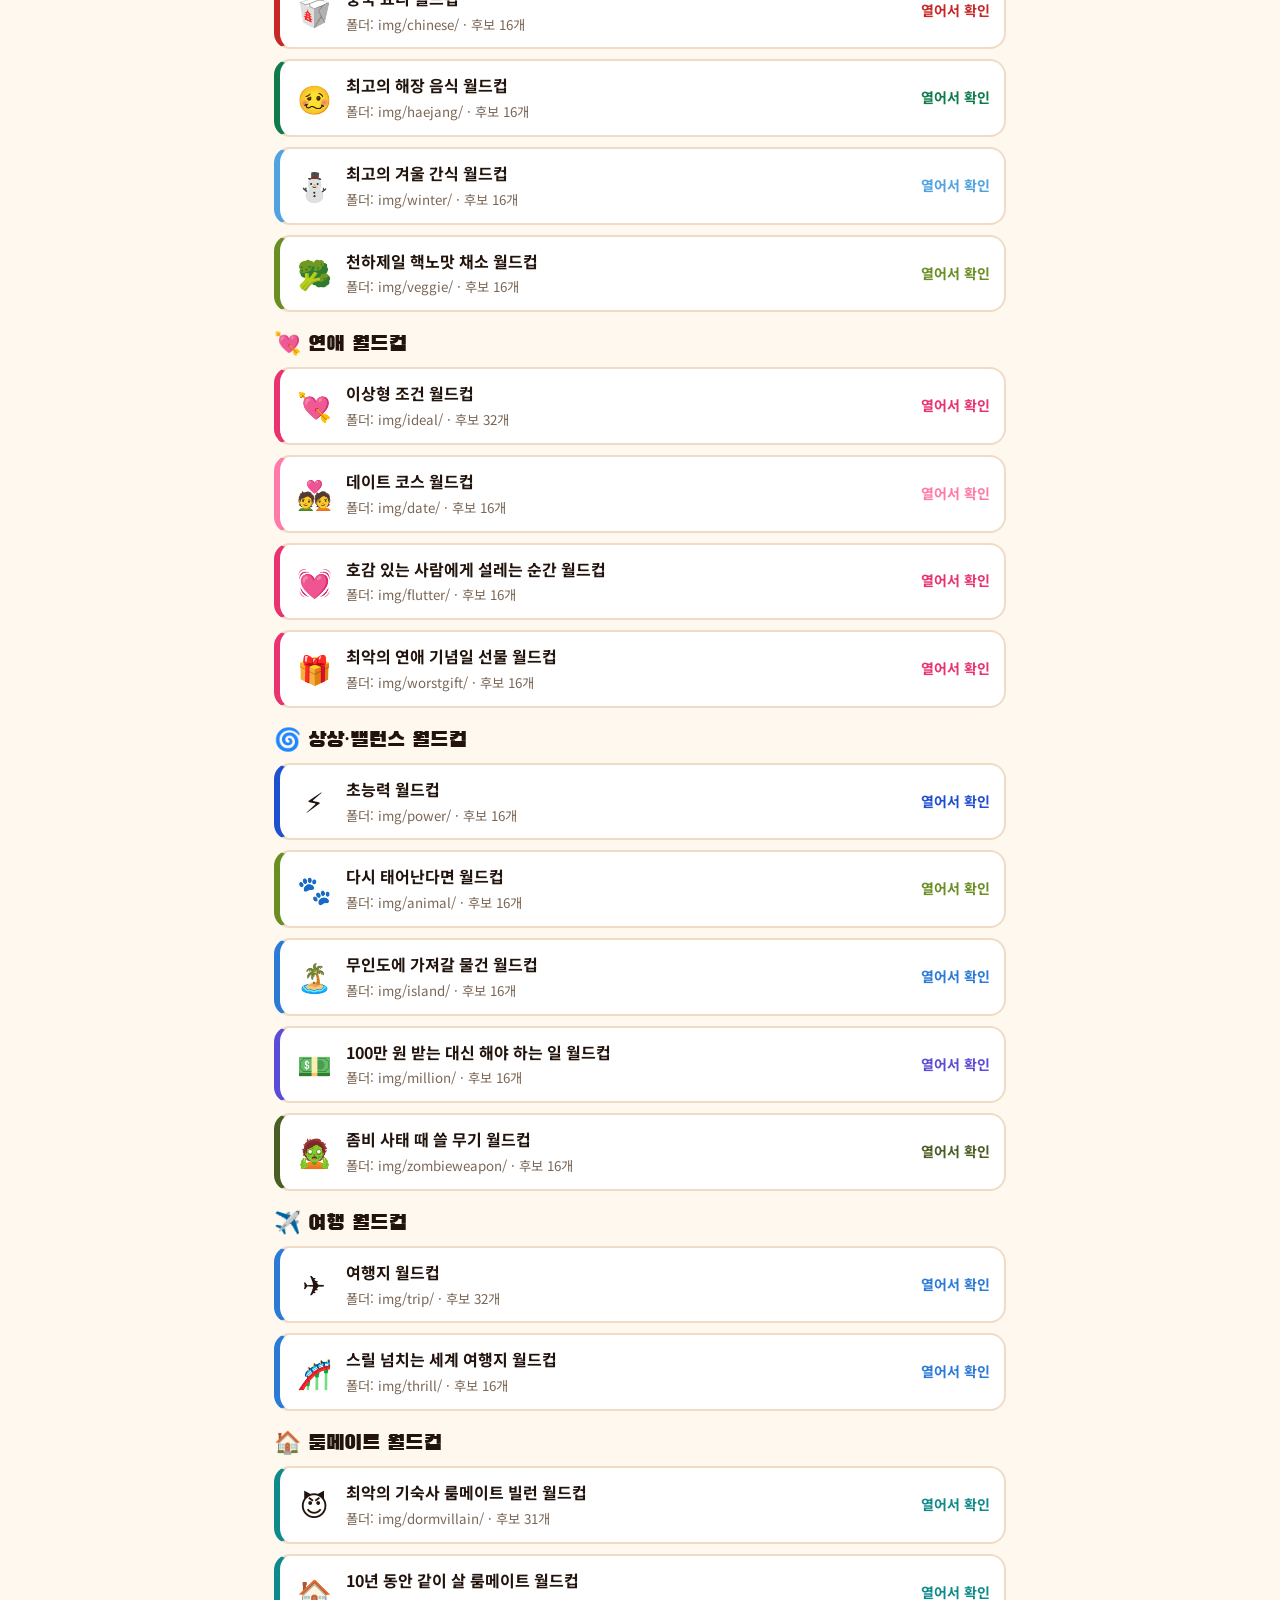
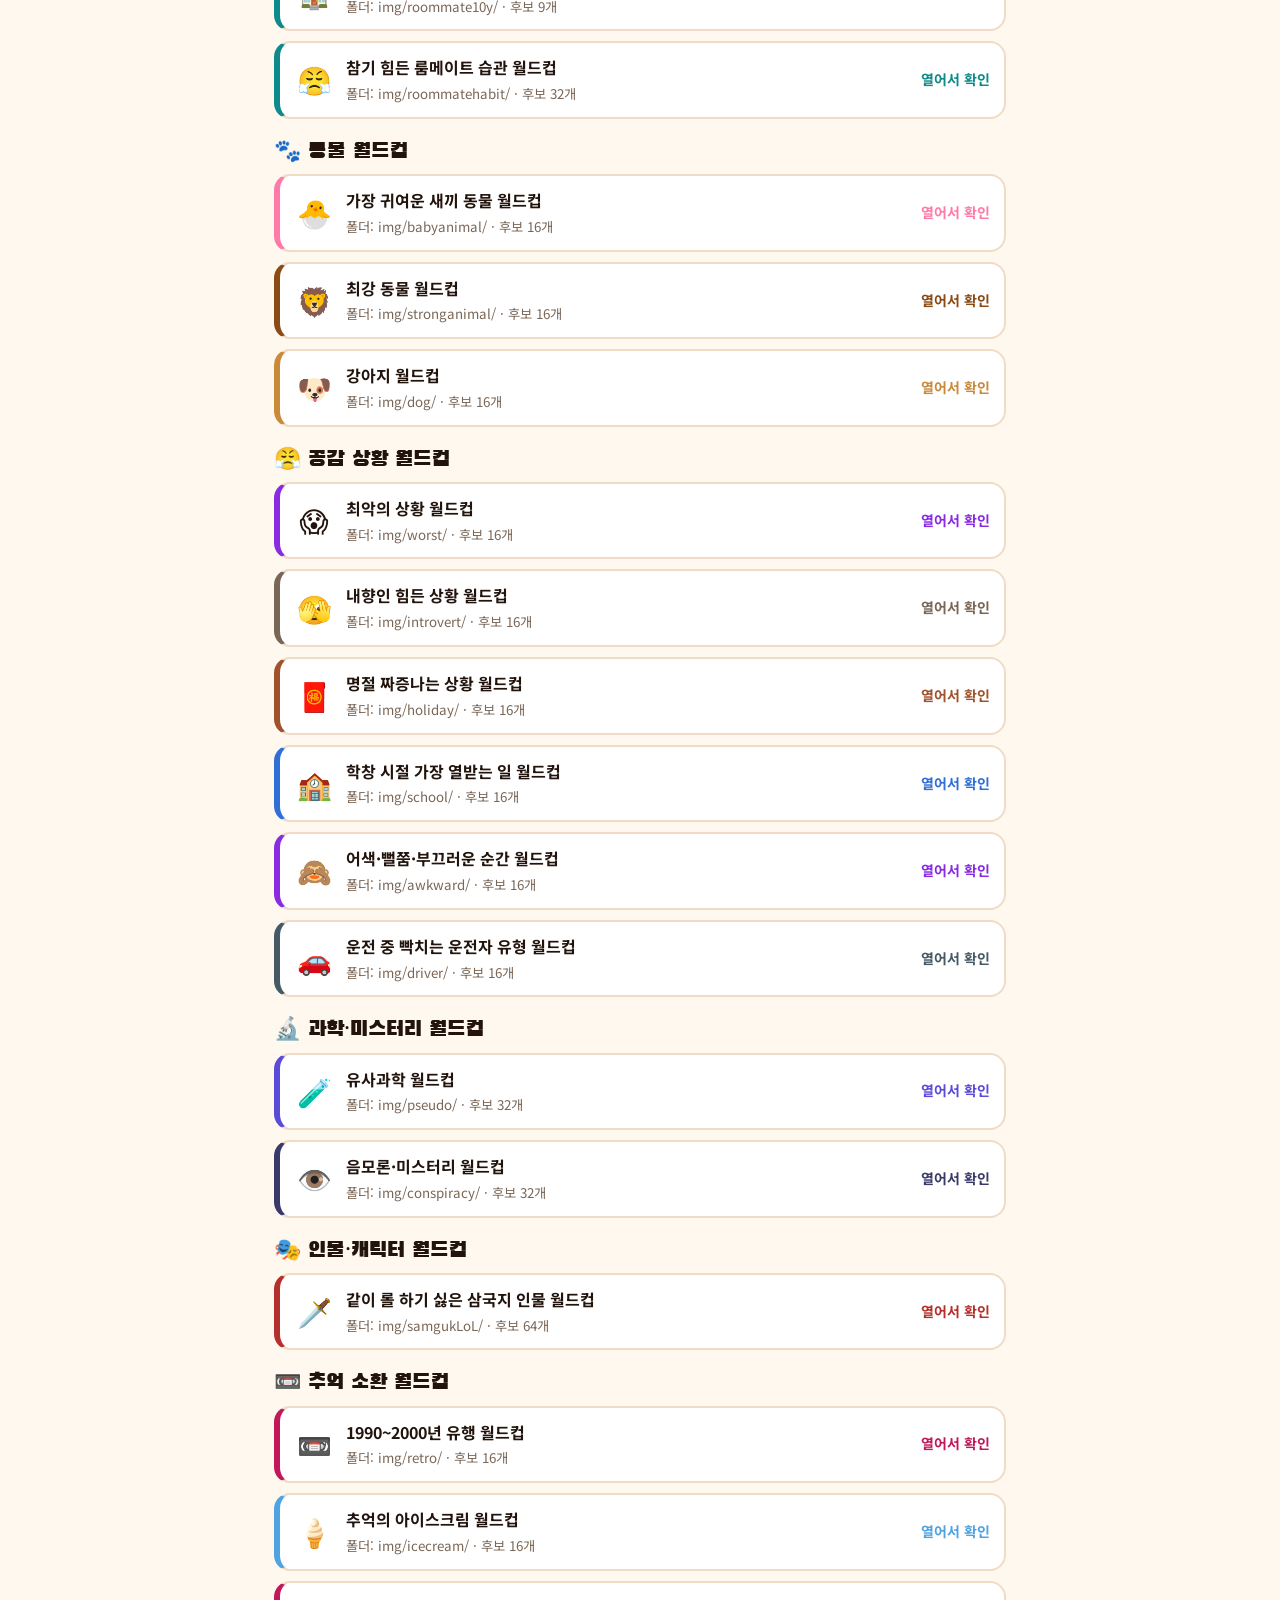
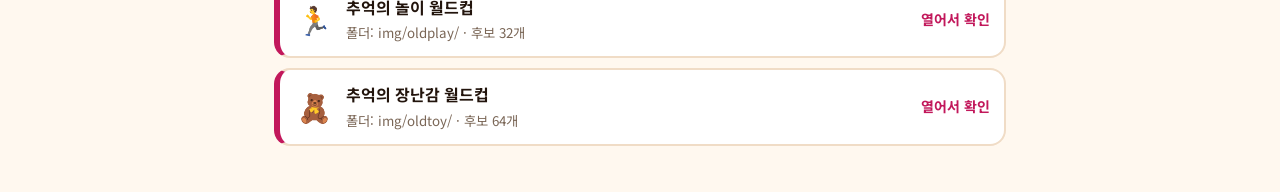
<file: photos.html>
<!DOCTYPE html>
<html lang="ko">
<head>
<meta charset="utf-8">
<meta name="viewport" content="width=device-width,initial-scale=1">
<title>사진 관리 · 짠! 월드컵</title>
<link rel="stylesheet" href="https://fonts.googleapis.com/css2?family=Black+Han+Sans&family=Noto+Sans+KR:wght@400;700;900&display=swap">
<link rel="stylesheet" href="style.css">
<style>
.guide{max-width:860px;margin:auto;padding:20px max(5vw,16px) 0}
.guide ol{margin:0;padding-left:1.3em;display:grid;gap:8px}
.guide code{background:var(--card);border:1px solid var(--line);border-radius:6px;padding:1px 6px;font-size:14px}
.pw{max-width:860px;margin:auto;padding:8px max(5vw,16px) 48px}
.pw h3.cath{padding-left:0;padding-right:0}
details.wc{background:var(--card);border:2px solid var(--line);border-left:6px solid var(--h);border-radius:16px;margin-top:10px}
details.wc summary{cursor:pointer;list-style:none;display:grid;grid-template-columns:40px minmax(0,1fr) auto;gap:12px;align-items:center;padding:12px 14px;min-height:56px}
details.wc summary::-webkit-details-marker{display:none}
.wc summary .e{font-size:28px;text-align:center}.wc summary strong{display:block}.wc summary small{color:var(--mute)}
.wc .st{font-weight:700;font-size:14px;color:var(--h);white-space:nowrap}
.wc .in{padding:0 14px 14px;display:grid;gap:10px}
.wc .acts{justify-content:flex-start}
.wc .btn{min-height:44px;font-size:15px;text-decoration:none;display:inline-flex;align-items:center}
.files{list-style:none;margin:0;padding:0;display:grid;grid-template-columns:repeat(auto-fill,minmax(min(100%,240px),1fr));gap:8px}
.files li{display:grid;grid-template-columns:48px minmax(0,1fr);gap:10px;align-items:center;border:1px solid var(--line);border-radius:12px;padding:6px 8px;font-size:14px}
.files .th{width:48px;height:48px;border-radius:8px;background:var(--bg);display:grid;place-items:center;font-size:24px;overflow:hidden}
.files .th img{width:100%;height:100%;object-fit:cover}
.files .fn{overflow-wrap:anywhere}.files .ok{color:var(--soju);font-weight:700}.files .no{color:var(--mute)}
</style>
</head>
<body>
<header class="hero mini"><div><a class="back" href="./">← 짠! 월드컵 홈</a><h1>📷 사진 관리</h1><p>사진 파일 이름을 후보 이름으로 맞추고 월드컵 폴더에 한꺼번에 올리면, 게임에서 이모지 대신 사진이 나와요.</p></div></header>
<div class="tent"></div>
<section class="guide">
  <h2 style="font-size:26px;margin-bottom:12px">올리는 방법</h2>
  <ol>
    <li>아래에서 월드컵을 열고 <b>파일 이름 목록 복사</b>를 눌러요. 사진 파일 이름을 후보 이름과 똑같이 바꿔 주세요. 예: <code>삼겹살.jpg</code></li>
    <li><b>GitHub에 사진 올리기</b>를 누르면 그 월드컵 폴더(<code>img/월드컵id/</code>)의 업로드 화면이 열려요.</li>
    <li>사진들을 한 번에 끌어다 놓고 <b>Commit changes</b>를 누르면 끝이에요. 1~2분 뒤 사이트에 반영돼요.</li>
  </ol>
  <p style="color:var(--mute);font-size:14px">jpg, png, webp 모두 돼요. 파일 이름에 쓸 수 없는 문자(\ / : * ? " &lt; &gt; |)는 빼고 적어요. 사진이 없는 후보는 이모지로 나와요. 직접 찍었거나 써도 되는 사진만 올려 주세요.</p>
</section>
<main class="pw" id="list"></main>
<script src="data.js"></script>
<script>
{
const $=s=>document.querySelector(s);
const esc=s=>String(s??'').replace(/[&<>"']/g,c=>({'&':'&amp;','<':'&lt;','>':'&gt;','"':'&quot;',"'":'&#39;'}[c]));
let owner='lgh4855',repo='jjan-worldcup';
if(location.hostname.endsWith('.github.io')){owner=location.hostname.split('.')[0];repo=location.pathname.split('/').filter(Boolean)[0]||repo}
const catOf=g=>CATS.some(c=>c.id===g.c)?g.c:'etc';
$('#list').innerHTML=CATS.filter(c=>GENRES.some(g=>catOf(g)===c.id)).map(c=>`<h3 class="cath">${c.e} ${esc(c.n)}</h3>`+
 GENRES.filter(g=>catOf(g)===c.id).map(g=>`<details class="wc" style="--h:${esc(g.h)}" data-id="${esc(g.id)}">
  <summary><span class="e">${esc(g.e)}</span><span><strong>${esc(g.t)}</strong><small>폴더: img/${esc(g.id)}/ · 후보 ${g.items.length}개</small></span><span class="st">열어서 확인</span></summary>
  <div class="in"><div class="acts"><button class="btn alt" data-copy>파일 이름 목록 복사</button><a class="btn go" target="_blank" rel="noopener" href="https://github.com/${encodeURIComponent(owner)}/${encodeURIComponent(repo)}/upload/main/img/${encodeURIComponent(g.id)}">GitHub에 사진 올리기 →</a></div>
  <ul class="files">${g.items.map(it=>`<li data-pg="${esc(g.id)}" data-pn="${esc(it.n)}"><span class="th"><span class="em">${esc(it.e)}</span><img class="ph" alt=""></span><span><span class="fn">${esc(photoName(it.n))}.jpg</span><br><span class="no">사진 없음</span></span></li>`).join('')}</ul></div>
 </details>`).join('')).join('');
const checked=new Set();
$('#list').addEventListener('toggle',e=>{
 const d=e.target;if(!d.open||checked.has(d.dataset.id))return;checked.add(d.dataset.id);
 const g=GENRES.find(x=>x.id===d.dataset.id),st=d.querySelector('.st');st.textContent='확인 중…';
 Promise.all(g.items.map(it=>findPhoto(g.id,it.n))).then(r=>{
  const n=r.filter(Boolean).length;st.textContent=`사진 ${n}/${g.items.length}`;
  d.querySelectorAll('.files li').forEach((li,i)=>{if(r[i]){li.querySelector('img.ph').src=r[i];li.querySelector('.th').classList.add('hasph');const s=li.querySelector('.no');s.textContent='✓ 사진 있음';s.className='ok'}})});
},true);
$('#list').onclick=async e=>{
 const b=e.target.closest('[data-copy]');if(!b)return;
 const g=GENRES.find(x=>x.id===b.closest('details').dataset.id);
 try{await navigator.clipboard.writeText(g.items.map(it=>photoName(it.n)).join('\n'));b.textContent='복사됨 ✓'}catch{b.textContent='복사 실패'}};
}
</script>
</body>
</html>
</file>
<file: style.css>
/*
VOICE: 포장마차 플라스틱 테이블 위에서 큰 소리로 하는 게임. 시끄럽고 따뜻하게.
IDEA: 주황 포차 천막 + 초록 소주병 라벨. 매치 화면은 테이블 위 두 장의 메뉴판.
PICTURE: 대결 화면의 큰 카드 두 장이 그림 자체. 홈은 천막 줄무늬 + 소주병 일러스트.
COLOUR and TYPE: 천막 주황 #ff5a1f, 소주병 초록 #0f7a4a, 노란 전구 #ffd23f. Black Han Sans + Noto Sans KR.
LAYOUT: 홈은 장르 카드 그리드, 경기는 전체 화면 2분할(폰에선 위아래).
*/
:root{color-scheme:light dark;--bg:light-dark(#fff8ef,#1b1410);--card:light-dark(#ffffff,#2a201a);--ink:light-dark(#22140c,#fff3e6);--mute:light-dark(#7a6656,#c4ab95);--line:light-dark(#f0dcc6,#3d2e24);--tent:#ff5a1f;--soju:#0f7a4a;--bulb:#ffd23f}
:root[data-theme=light]{color-scheme:light}:root[data-theme=dark]{color-scheme:dark}
*{box-sizing:border-box;min-width:0}
html,body{height:100%}
body{margin:0;background:var(--bg);color:var(--ink);font:16px/1.55 "Noto Sans KR",system-ui,sans-serif;overflow-x:clip;-webkit-tap-highlight-color:transparent}
h1,h2,h3,.disp{font-family:"Black Han Sans","Noto Sans KR",sans-serif;font-weight:400;line-height:1.05;margin:0;text-wrap:balance}
button{font:inherit;color:inherit;cursor:pointer;border:0;background:none;min-height:44px}
button:focus-visible,textarea:focus-visible,input:focus-visible,label:focus-within{outline:3px solid var(--bulb);outline-offset:2px}
.hide{display:none!important}
.tent{height:34px;background:repeating-linear-gradient(90deg,var(--tent) 0 48px,#fff 48px 96px);-webkit-mask:radial-gradient(24px at 24px 10px,#000 98%,#0000) 0 0/48px 100% repeat-x,linear-gradient(#000 0 0) top/100% 10px no-repeat;mask:radial-gradient(24px at 24px 10px,#000 98%,#0000) 0 0/48px 100% repeat-x,linear-gradient(#000 0 0) top/100% 10px no-repeat}
.hero{background:var(--tent);color:#fff;padding:clamp(24px,4vw,48px) max(5vw,16px) 8px;display:grid;grid-template-columns:minmax(0,1fr) auto;gap:24px;align-items:end}
.hero h1{font-size:clamp(44px,8vw,84px)}
.hero p{margin:10px 0 0;font-size:17px;max-width:34em;opacity:.95}
.hero svg{width:clamp(90px,16vw,170px);height:auto;display:block}
.bar{display:flex;flex-wrap:wrap;gap:12px;align-items:center;justify-content:space-between;padding:20px max(5vw,16px) 0;max-width:1240px;margin:auto}
.party{display:flex;gap:12px;align-items:center;background:var(--card);border:2px solid var(--line);border-radius:999px;padding:6px 18px 6px 8px;cursor:pointer;font-weight:700}
.party input{appearance:none;width:52px;height:30px;border-radius:99px;background:var(--line);position:relative;margin:0;cursor:pointer;transition:.2s}
.party input::after{content:"";position:absolute;top:3px;left:3px;width:24px;height:24px;border-radius:50%;background:#fff;box-shadow:0 1px 3px #0004;transition:.2s}
.party input:checked{background:var(--soju)}.party input:checked::after{left:25px}
.party small{display:block;font-weight:400;color:var(--mute);font-size:13px;line-height:1.3}
.grid{display:grid;grid-template-columns:repeat(auto-fill,minmax(min(100%,250px),1fr));gap:16px;padding:20px max(5vw,16px) 48px;max-width:1240px;margin:auto}
.g{position:relative;text-align:left;background:var(--card);border:2px solid var(--line);border-radius:20px;padding:18px 18px 16px;display:grid;gap:6px;overflow:hidden;transition:transform .15s,border-color .15s}
.g:hover{transform:translateY(-3px);border-color:var(--h)}
.g .em{font-size:44px;line-height:1;width:72px;height:72px;display:grid;place-items:center;border-radius:18px;background:color-mix(in srgb,var(--h) 18%,transparent)}
.g h3{font-size:24px;margin-top:6px}
.g p{margin:0;color:var(--mute);font-size:14px}
.g .n{position:absolute;top:16px;right:16px;font-size:13px;font-weight:700;color:var(--h)}
.g.custom{border-style:dashed;--h:var(--soju)}
footer{text-align:center;color:var(--mute);font-size:13px;padding:0 16px 32px}
/* match */
#play{position:fixed;inset:0;display:grid;grid-template-rows:auto 1fr auto;background:var(--bg);z-index:5}
.top{display:flex;align-items:center;gap:8px;padding:10px max(3vw,12px);background:var(--tent);color:#fff}
.top h2{font-size:clamp(20px,3vw,28px);flex:1;text-align:center}
.top button{padding:0 14px;border-radius:12px;background:#0002;font-weight:700;font-size:15px}
.top button:disabled{opacity:.4}
.prog{height:6px;background:#0002}.prog i{display:block;height:100%;background:var(--bulb);transition:width .3s}
.arena{position:relative;display:grid;grid-template-columns:minmax(0,1fr) minmax(0,1fr);gap:clamp(10px,2vw,24px);padding:clamp(10px,2vw,24px);min-height:0}
.c{position:relative;border-radius:24px;display:grid;place-items:center;align-content:center;gap:12px;padding:20px;color:#fff;overflow:hidden;box-shadow:0 10px 0 #0002;transition:transform .25s,opacity .25s,filter .25s}
.c:nth-child(1){background:linear-gradient(160deg,var(--tent),#d43a0c)}
.c:nth-child(2){background:linear-gradient(160deg,#16975d,var(--soju))}
.c:hover{transform:scale(1.015)}
.c .em{font-size:clamp(70px,15vmin,170px);line-height:1;filter:drop-shadow(0 6px 0 #0003)}
.c .nm{font-family:"Black Han Sans",sans-serif;font-size:clamp(28px,5vmin,54px);line-height:1.1;text-align:center;text-wrap:balance}
.c img{width:min(100%,520px);max-height:52vh;object-fit:cover;border-radius:16px;border:4px solid #fff}
.c.win{transform:scale(1.04)}.c.lose{opacity:.25;filter:grayscale(1)}
.vs{position:absolute;left:50%;top:50%;translate:-50% -50%;width:74px;height:74px;border-radius:50%;background:var(--bulb);color:#22140c;display:grid;place-items:center;font:30px "Black Han Sans",sans-serif;box-shadow:0 0 0 6px var(--bg);pointer-events:none;z-index:2}
.foot{display:flex;justify-content:center;gap:10px;padding:0 12px 14px;flex-wrap:wrap}
.btn{padding:10px 22px;border-radius:999px;background:var(--ink);color:var(--bg);font-weight:900}
.btn.alt{background:var(--card);color:var(--ink);border:2px solid var(--line)}
.btn.go{background:var(--bulb);color:#22140c}
/* overlays */
.ov{position:fixed;inset:0;z-index:20;display:grid;place-items:center;padding:16px;background:#1b1410cc;backdrop-filter:blur(3px)}
.box{background:var(--card);border-radius:24px;padding:clamp(20px,4vw,32px);width:min(100%,520px);max-height:92vh;overflow:auto;display:grid;gap:14px}
.box h2{font-size:30px}.box p{margin:0;color:var(--mute)}
.sizes{display:flex;flex-wrap:wrap;gap:10px}
.sizes button{flex:1 1 90px;border-radius:16px;border:2px solid var(--line);font:24px "Black Han Sans",sans-serif;padding:12px}
.sizes button:hover{border-color:var(--tent);color:var(--tent)}
.count{font:clamp(120px,30vw,240px) "Black Han Sans",sans-serif;color:var(--bulb);text-align:center;animation:pop .6s}
@keyframes pop{from{transform:scale(1.8);opacity:0}}
.toast{position:fixed;left:50%;bottom:84px;translate:-50% 0;background:var(--bulb);color:#22140c;font-weight:900;padding:12px 22px;border-radius:16px;z-index:15;box-shadow:0 6px 20px #0004;text-align:center;max-width:92vw;animation:pop .3s}
.mission{background:var(--soju);color:#fff;text-align:center}
.mission p{color:#fff;font-size:22px;font-weight:700}
.mission .tag{font:16px "Black Han Sans";color:var(--bulb)}
/* result */
#result{position:fixed;inset:0;overflow:auto;z-index:6;background:var(--bg)}
.crown{background:var(--tent);color:#fff;text-align:center;padding:24px 16px 32px}
.crown .em{font-size:clamp(90px,20vw,160px);line-height:1.1}
.crown img{width:min(80vw,320px);aspect-ratio:1;object-fit:cover;border-radius:24px;border:6px solid #fff}
.crown h2{font-size:clamp(40px,8vw,72px);margin-top:8px}
.crown .sub{font-weight:700;color:var(--bulb);margin-bottom:6px}
.res{max-width:760px;margin:auto;padding:24px 16px 48px;display:grid;gap:22px}
.res h3{font-size:22px;margin-bottom:8px}
.path{list-style:none;margin:0;padding:0;display:grid;gap:6px}
.path li{display:flex;gap:10px;align-items:center;background:var(--card);border:2px solid var(--line);border-radius:14px;padding:8px 14px}
.path b{min-width:3.4em;color:var(--tent)}
.rank{display:grid;gap:6px}
.rank div{display:grid;grid-template-columns:2em minmax(0,9em) minmax(0,1fr) 2.6em;gap:8px;align-items:center;font-size:15px}
.rank span{overflow:hidden;text-overflow:ellipsis;white-space:nowrap}
.rank i{height:14px;border-radius:7px;background:var(--soju);display:block}
.rank em{font-style:normal;text-align:right;color:var(--mute)}
.acts{display:flex;flex-wrap:wrap;gap:10px;justify-content:center}
textarea{width:100%;min-height:180px;font:16px/1.5 inherit;padding:12px;border-radius:14px;border:2px solid var(--line);background:var(--bg);color:var(--ink);resize:vertical}
input[type=text]{width:100%;font-size:16px;padding:12px;border-radius:14px;border:2px solid var(--line);background:var(--bg);color:var(--ink)}
.file{display:block;border:2px dashed var(--line);border-radius:14px;padding:12px;text-align:center;cursor:pointer;color:var(--mute)}
.file input{display:none}
.err{color:var(--tent)!important;font-weight:700}
@media(max-width:600px),(orientation:portrait) and (max-width:900px){
 .arena{grid-template-columns:minmax(0,1fr);grid-template-rows:minmax(0,1fr) minmax(0,1fr)}
 .c img{max-height:24vh}
 .vs{width:58px;height:58px;font-size:24px}
}
@media(max-width:600px){.hero{grid-template-columns:minmax(0,1fr)}.hero svg{display:none}}
@media(prefers-reduced-motion:reduce){*{animation:none!important;transition:none!important}}
/* ---------- 같이 하기 (홈) ---------- */
.modes{display:grid;grid-template-columns:repeat(auto-fit,minmax(min(100%,280px),1fr));gap:16px;padding:20px max(5vw,16px) 0;max-width:1240px;margin:auto}
.mode{display:grid;grid-template-columns:auto minmax(0,1fr);gap:4px 16px;align-items:center;text-decoration:none;color:#fff;border-radius:20px;padding:18px 20px;box-shadow:0 6px 0 #0002;transition:transform .15s}
.mode:hover{transform:translateY(-3px)}
.mode.s{background:linear-gradient(150deg,var(--tent),#d43a0c)}.mode.v{background:linear-gradient(150deg,#16975d,var(--soju))}
.mode .em{font-size:44px;grid-row:span 2}
.mode h3{font-size:26px}.mode p{margin:0;font-size:14px;opacity:.92}
.sect{max-width:1240px;margin:auto;padding:28px max(5vw,16px) 0;font-size:24px}
/* ---------- 온라인 ---------- */
.hero.mini{grid-template-columns:minmax(0,1fr);padding-bottom:8px}
.hero.mini h1{font-size:clamp(36px,7vw,60px)}
.back{color:#fff;opacity:.9;font-weight:700;text-decoration:none;display:inline-block;margin-bottom:10px}
.lob{max-width:460px;margin:24px auto 48px;padding:0 16px;display:grid;gap:14px}
.lob label{display:grid;gap:6px;font-weight:700}
.lob .row{display:grid;grid-template-columns:minmax(0,1fr) auto;gap:8px}
.lob #cd{text-transform:uppercase;letter-spacing:.3em;font-weight:900;text-align:center}
.lob p{margin:0;color:var(--mute);font-size:14px;text-align:center}
.lob .btn{min-height:52px;font-size:17px}
.or{display:flex;align-items:center;gap:10px;color:var(--mute);font-size:14px;margin-top:6px}
.or::before,.or::after{content:"";flex:1;height:2px;background:var(--line)}
.btn:disabled{opacity:.45;cursor:default}
.roomtop{max-width:1240px;margin:auto;padding:20px max(5vw,16px) 0;display:grid;grid-template-columns:repeat(auto-fit,minmax(min(100%,320px),1fr));gap:20px;align-items:start}
.share{display:flex;gap:18px;align-items:center;background:var(--card);border:2px solid var(--line);border-radius:20px;padding:16px;flex-wrap:wrap}
.share p{margin:0;color:var(--mute);font-size:14px}
.qr{width:150px;height:150px;background:#fff;border-radius:12px;padding:4px;flex:none}.qr svg{width:100%;height:100%;display:block}
.code{font:clamp(44px,10vw,64px)/1 "Black Han Sans",sans-serif;letter-spacing:.12em;color:var(--tent);margin:4px 0 10px}
.people h3,.board h3{font-size:22px;margin-bottom:10px}.people h3 span{color:var(--mute);font:16px "Noto Sans KR"}
.chips{display:flex;flex-wrap:wrap;gap:8px;justify-content:center}.people .chips{justify-content:flex-start}
.chip{background:var(--card);border:2px solid var(--line);border-radius:999px;padding:6px 14px;font-weight:700;font-size:15px}
.chip.ok{background:var(--soju);border-color:var(--soju);color:#fff}
.board{margin-top:18px}
.pick{max-width:1240px;margin:28px auto 0;padding:0 max(5vw,16px);font-size:28px}
.waiting{text-align:center;font-size:20px;font-weight:700;color:var(--mute);padding:40px 16px}
.arena.ro .c{cursor:default}.arena.ro .c:hover{transform:none}
.c.mine{outline:8px solid var(--bulb);outline-offset:-8px}
.c .vc{background:var(--bulb);color:#22140c;font-weight:900;border-radius:999px;padding:4px 14px;font-size:18px}
.c .who{font-size:15px;font-weight:700;text-align:center;max-width:90%}
.foot{flex-direction:column;align-items:center;gap:8px}
.hint{margin:0;color:var(--mute);font-size:14px;text-align:center}.hint.big{font-size:17px;font-weight:700;color:var(--ink)}
.drink{margin:0;background:var(--bulb);color:#22140c;font-weight:900;font-size:clamp(17px,4vw,22px);padding:10px 20px;border-radius:16px;text-align:center}
.top #codeBtn{letter-spacing:.06em}
.net{position:fixed;top:0;left:0;right:0;z-index:30;background:#c62828;color:#fff;text-align:center;font-weight:700;padding:8px}
.tent.flip{background:repeating-linear-gradient(90deg,var(--tent) 0 48px,var(--bg) 48px 96px);rotate:180deg}
@media(max-width:600px){.qr{width:120px;height:120px}.foot .chips .chip{font-size:13px;padding:4px 10px}}
/* ---------- 카테고리 ---------- */
.cats{display:flex;gap:8px;overflow-x:auto;overscroll-behavior-x:contain;max-width:1240px;margin:auto;padding:16px max(5vw,16px) 4px;scrollbar-width:none}
.cats::-webkit-scrollbar{display:none}
.cat{flex:none;border-radius:999px;border:2px solid var(--line);background:var(--card);padding:0 16px;font-weight:700;font-size:15px;white-space:nowrap}
.cat small{color:var(--mute);font-weight:400;margin-left:2px}
.cat.on{background:var(--ink);color:var(--bg);border-color:var(--ink)}.cat.on small{color:inherit;opacity:.7}
.cath{max-width:1240px;margin:auto;padding:22px max(5vw,16px) 0;font-size:22px}
.gb .grid{padding-top:12px;padding-bottom:4px}
.gb{padding-bottom:40px}
/* ---------- 카테고리 2단계 ---------- */
.sbox{max-width:1240px;margin:auto;padding:16px max(5vw,16px) 0}
.sbox input{width:100%;font-size:16px;padding:12px 16px;border-radius:999px;border:2px solid var(--line);background:var(--card);color:var(--ink)}
.catc .inc{color:var(--h);font-weight:700;font-size:13px}
.cathead{max-width:1240px;margin:16px auto 0;padding:0 max(5vw,16px)}
.cathead>*{margin:0}
.cathead h2{font-size:clamp(30px,6vw,44px);color:var(--h);margin:8px 0 4px}
.cathead p{color:var(--mute)}
.back2{font-weight:700;color:var(--mute);padding:0}
.wlist{list-style:none;max-width:860px;margin:0 auto;padding:14px max(5vw,16px) 0;display:grid;gap:10px}
.wrow{width:100%;display:grid;grid-template-columns:2em 56px minmax(0,1fr) auto;gap:12px;align-items:center;text-align:left;background:var(--card);border:2px solid var(--line);border-left:6px solid var(--h);border-radius:16px;padding:10px 14px;transition:transform .15s}
.wrow:hover{transform:translateX(4px)}
.wrow b{font:22px "Black Han Sans",sans-serif;color:var(--h);text-align:center}
.wrow .em{font-size:32px;width:56px;height:56px;display:grid;place-items:center;border-radius:14px;background:color-mix(in srgb,var(--h) 16%,transparent)}
.wrow strong{display:block;font-size:17px}.wrow small{display:block;color:var(--mute);font-size:13px}
.wrow .n{font-weight:700;font-size:13px;color:var(--h);white-space:nowrap}
.none{text-align:center;color:var(--mute);padding:24px}
@media(max-width:600px){.wrow{grid-template-columns:1.4em 44px minmax(0,1fr) auto;gap:10px}.wrow .em{width:44px;height:44px;font-size:26px}}
.c.long .nm{font-size:clamp(20px,3.4vmin,34px);max-width:22em}.c.long .em{font-size:clamp(56px,11vmin,130px)}
.top h2{white-space:nowrap;overflow:hidden;text-overflow:ellipsis}
/* ---------- 후보 사진 ---------- */
img.ph{display:none}
.hasph>img.ph{display:block}.hasph>.em{display:none}
.c img.ph{width:min(100%,460px);height:auto;max-height:46vh;aspect-ratio:4/3;object-fit:cover;border-radius:16px;border:4px solid #fff;background:#fff3}
.crown img.ph{width:min(80vw,320px);aspect-ratio:1;object-fit:cover;border-radius:24px;border:6px solid #fff;margin:auto}
@media(max-width:600px),(orientation:portrait) and (max-width:900px){.c img.ph{max-height:22vh;width:auto;max-width:100%}}
footer a{color:var(--tent);font-weight:700}
@media(max-width:600px){.cr thead{display:none}.cr tr{display:grid;padding:8px 0;border-bottom:1px solid var(--line)}.cr td{border:0;padding:2px 0}.cr td:first-child{font-weight:700}}
/* ---------- 게임 방법 ---------- */
.c .how{font-size:clamp(13px,1.9vmin,16px);line-height:1.45;max-width:30em;text-align:center;opacity:.95;background:#0002;border-radius:12px;padding:8px 12px;text-wrap:pretty}
.crown .howw{max-width:34em;margin:12px auto 0;background:#0002;border-radius:14px;padding:12px 16px;font-size:16px;line-height:1.5}
@media(max-width:600px),(orientation:portrait) and (max-width:900px){.c .how{font-size:12.5px;padding:6px 10px}.c:has(.how) .em{font-size:clamp(44px,9vmin,90px)}}
.how .hl,.howw .hl{display:block;text-align:left}.how .hl+.hl,.howw .hl+.hl{margin-top:4px}
.how .hl b,.howw .hl b{display:inline-block;margin-right:6px;padding:0 6px;border-radius:6px;background:#fff3;font-weight:900;font-size:.9em}
.howw .hl{text-align:left}
</file>
